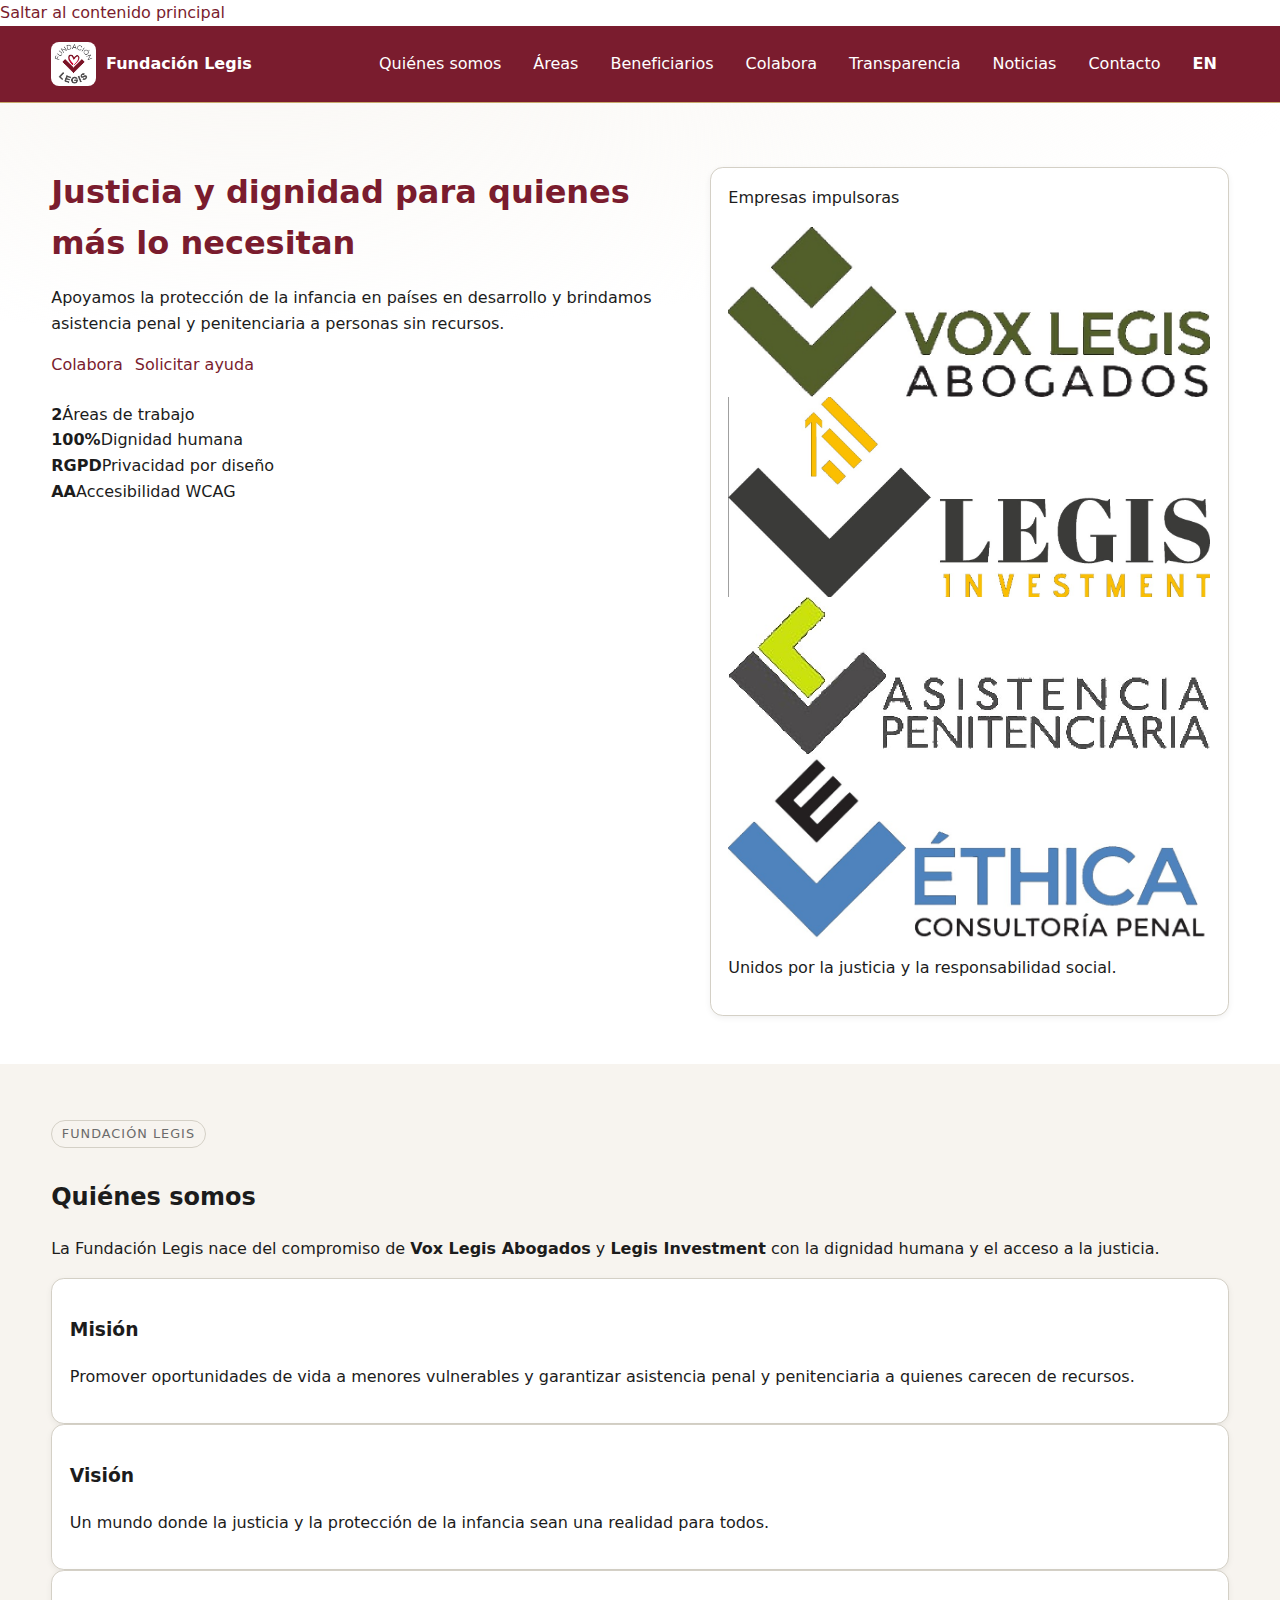
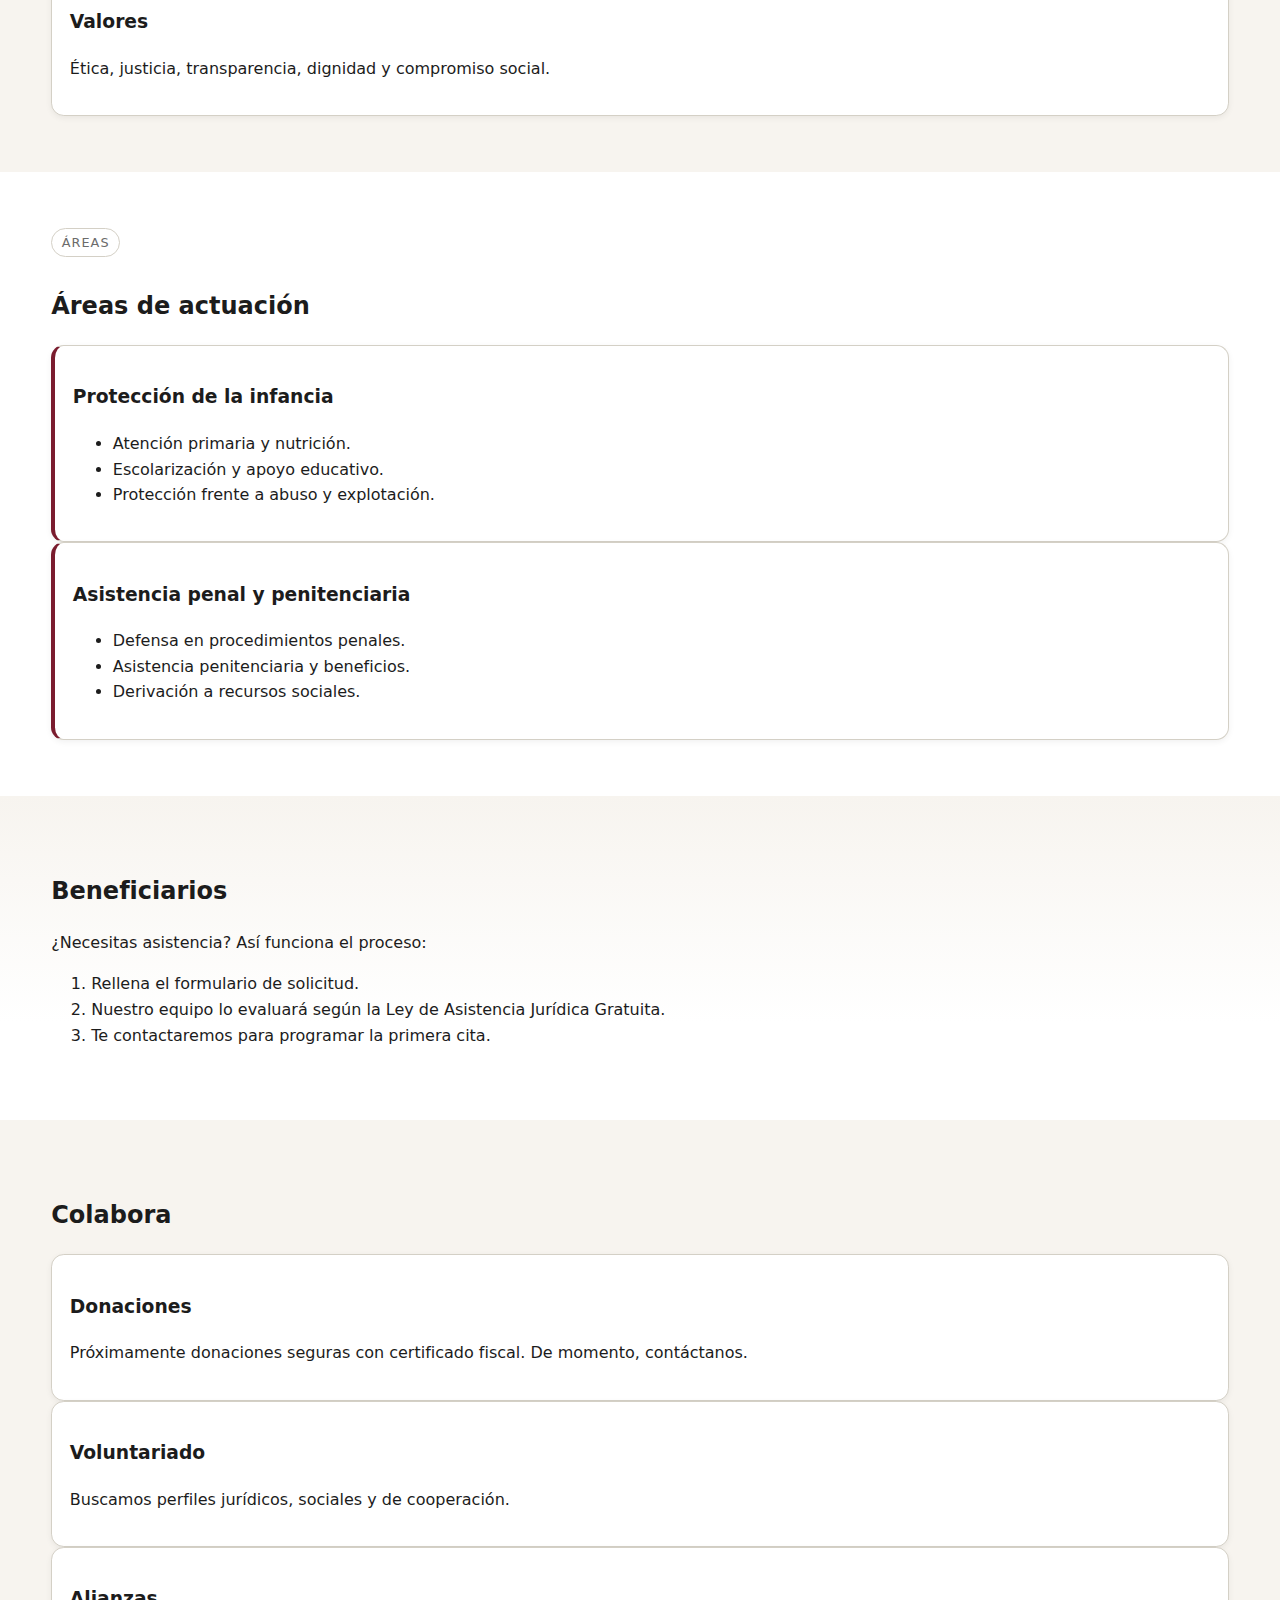
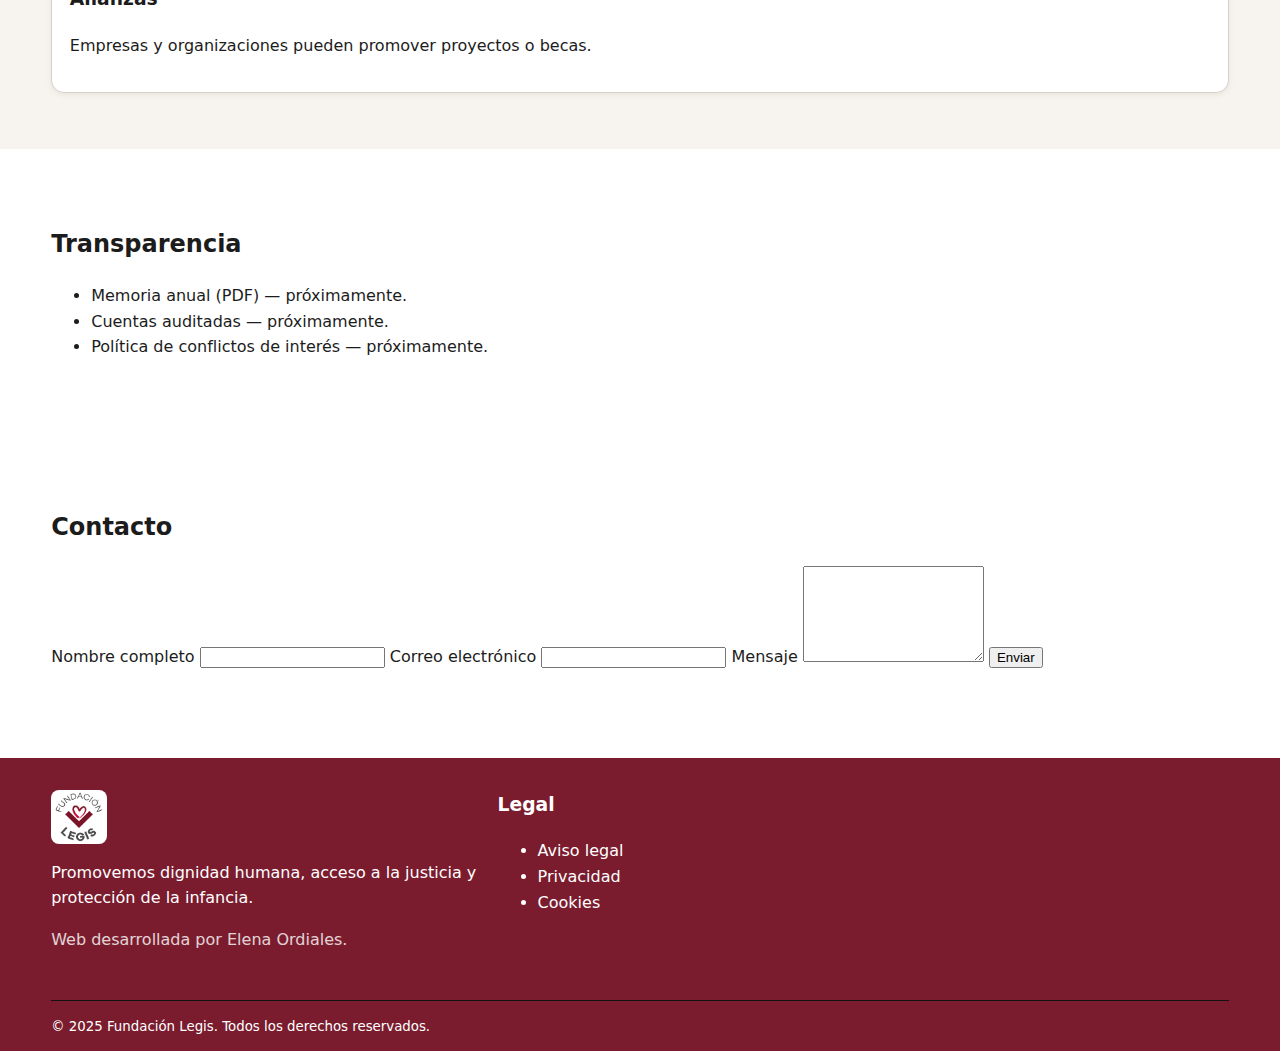
<file: index.html>
<!doctype html>
<html lang="es">
<head>
  <meta charset="utf-8" />
  <meta name="viewport" content="width=device-width,initial-scale=1" />
  <meta http-equiv="X-UA-Compatible" content="IE=edge" />
  <title>Fundación Legis — Justicia y dignidad para quienes más lo necesitan</title>

  <link rel="canonical" href="./" />
  <link rel="alternate" hreflang="en" href="en/" />
  <meta name="description" content="Fundación Legis promueve la asistencia a personas vulnerables en países en desarrollo y el acceso a la justicia penal y penitenciaria para quienes carecen de recursos." />
  <meta name="theme-color" content="#8F273B" />
  <meta name="author" content="Fundación Legis" />

  <meta property="og:type" content="website" />
  <meta property="og:title" content="Fundación Legis — Justicia y dignidad para quienes más lo necesitan" />
  <meta property="og:description" content="Fundación Legis promueve la asistencia a personas vulnerables en países en desarrollo y el acceso a la justicia penal y penitenciaria para quienes carecen de recursos." />
  <meta property="og:image" content="assets/img/logo-fundacion.jpg" />
  <meta property="og:locale" content="es_ES" />

  <meta name="twitter:card" content="summary_large_image" />
  <meta name="twitter:title" content="Fundación Legis — Justicia y dignidad para quienes más lo necesitan" />
  <meta name="twitter:description" content="Fundación Legis promueve la asistencia a personas vulnerables en países en desarrollo y el acceso a la justicia penal y penitenciaria para quienes carecen de recursos." />
  <meta name="twitter:image" content="assets/img/logo-fundacion.jpg" />

  <link rel="icon" href="favicon.ico" />
  <link rel="preload" as="image" href="assets/img/logo-fundacion.jpg" />
  <link rel="stylesheet" href="assets/css/styles.css" />
  <script src="assets/js/main.js" defer></script>
</head>
<body>
  <a href="#main" class="skip-link">Saltar al contenido principal</a>

  <header class="header" role="banner">
    <div class="container navbar">
      <a href="./" class="brand" aria-label="Inicio Fundación Legis">
        <img src="assets/img/logo-fundacion.jpg" alt="Logotipo Fundación Legis" />
        <span>Fundación Legis</span>
      </a>
      <button class="menu-btn" aria-label="Abrir menú" aria-controls="site-nav" aria-expanded="false">
        <span class="menu-icon" aria-hidden="true"></span>
        <span class="menu-text">Menú</span>
      </button>
      <nav id="site-nav" class="navlinks" role="navigation" aria-label="Navegación principal">
        <a href="#quienes-somos">Quiénes somos</a>
        <a href="#proyectos">Áreas</a>
        <a href="#beneficiarios">Beneficiarios</a>
        <a href="#colabora">Colabora</a>
        <a href="#transparencia">Transparencia</a>
        <a href="blog.html">Noticias</a>
        <a href="#contacto" class="cta">Contacto</a>
        <a class="lang-switch" href="./en/">EN</a>
      </nav>
    </div>
  </header>

  <section class="hero">
    <div class="container wrap">
      <div>
        <h1>Justicia y dignidad para quienes más lo necesitan</h1>
        <p>Apoyamos la protección de la infancia en países en desarrollo y brindamos asistencia penal y penitenciaria a personas sin recursos.</p>
        <div class="actions">
          <a class="cta" href="#colabora">Colabora</a>
          <a class="ghost" href="#contacto">Solicitar ayuda</a>
        </div>

        <div class="stats mt-3" aria-label="Cifras clave">
          <div class="stat"><strong>2</strong><span>Áreas de trabajo</span></div>
          <div class="stat"><strong>100%</strong><span>Dignidad humana</span></div>
          <div class="stat"><strong>RGPD</strong><span>Privacidad por diseño</span></div>
          <div class="stat"><strong>AA</strong><span>Accesibilidad WCAG</span></div>
        </div>
      </div>

      <aside class="card shadow" aria-label="Empresas impulsoras">
        <p class="mt-0"><span class="badge">Empresas impulsoras</span></p>
        <div class="grid-2 partners">
          <a href="https://voxlegis.es/" target="_blank" rel="noopener">
            <img src="assets/img/logo-voxlegis.jpg" alt="Vox Legis Abogados (abre en nueva ventana)" />
          </a>
          <a href="https://legisinvestment.com/" target="_blank" rel="noopener">
            <img src="assets/img/logo-legisinvestment.jpg" alt="Legis Investment (abre en nueva ventana)" />
          </a>
          <img src="assets/img/logo-asistenciapenitenciaria.jpg" alt="Asistencia Penitenciaria" />
          <img src="assets/img/logo-ethica.jpg" alt="Éthica Consultoría Penal" />
        </div>
        <p class="mt-2 note">Unidos por la justicia y la responsabilidad social.</p>
      </aside>
    </div>
  </section>

  <main id="main" tabindex="-1">
    <section id="quienes-somos" class="section section--alt">
      <div class="container">
        <span class="eyebrow">Fundación Legis</span>
        <h2>Quiénes somos</h2>
        <p class="lead">La Fundación Legis nace del compromiso de <strong>Vox Legis Abogados</strong> y <strong>Legis Investment</strong> con la dignidad humana y el acceso a la justicia.</p>
        <div class="grid-3">
          <article class="card"><h3>Misión</h3><p>Promover oportunidades de vida a menores vulnerables y garantizar asistencia penal y penitenciaria a quienes carecen de recursos.</p></article>
          <article class="card"><h3>Visión</h3><p>Un mundo donde la justicia y la protección de la infancia sean una realidad para todos.</p></article>
          <article class="card"><h3>Valores</h3><p>Ética, justicia, transparencia, dignidad y compromiso social.</p></article>
        </div>
      </div>
    </section>

    <section id="proyectos" class="section section--divider">
      <div class="container">
        <span class="eyebrow">Áreas</span>
        <h2>Áreas de actuación</h2>
        <div class="grid-2">
          <article class="card card--accent">
            <h3>Protección de la infancia</h3>
            <ul class="check">
              <li>Atención primaria y nutrición.</li>
              <li>Escolarización y apoyo educativo.</li>
              <li>Protección frente a abuso y explotación.</li>
            </ul>
          </article>
          <article class="card card--accent">
            <h3>Asistencia penal y penitenciaria</h3>
            <ul class="check">
              <li>Defensa en procedimientos penales.</li>
              <li>Asistencia penitenciaria y beneficios.</li>
              <li>Derivación a recursos sociales.</li>
            </ul>
          </article>
        </div>
      </div>
    </section>

    <section id="beneficiarios" class="section section--brand">
      <div class="container">
        <h2>Beneficiarios</h2>
        <p class="lead">¿Necesitas asistencia? Así funciona el proceso:</p>
        <ol class="steps">
          <li>Rellena el formulario de solicitud.</li>
          <li>Nuestro equipo lo evaluará según la Ley de Asistencia Jurídica Gratuita.</li>
          <li>Te contactaremos para programar la primera cita.</li>
        </ol>
      </div>
    </section>

    <section id="colabora" class="section section--alt">
      <div class="container">
        <h2>Colabora</h2>
        <div class="grid-3">
          <article class="card"><h3>Donaciones</h3><p>Próximamente donaciones seguras con certificado fiscal. De momento, contáctanos.</p></article>
          <article class="card"><h3>Voluntariado</h3><p>Buscamos perfiles jurídicos, sociales y de cooperación.</p></article>
          <article class="card"><h3>Alianzas</h3><p>Empresas y organizaciones pueden promover proyectos o becas.</p></article>
        </div>
      </div>
    </section>

    <section id="transparencia" class="section section--divider">
      <div class="container">
        <h2>Transparencia</h2>
        <ul>
          <li>Memoria anual (PDF) — próximamente.</li>
          <li>Cuentas auditadas — próximamente.</li>
          <li>Política de conflictos de interés — próximamente.</li>
        </ul>
      </div>
    </section>

    <section id="contacto" class="section">
      <div class="container">
        <h2>Contacto</h2>
        <form action="mailto:info@fundacionlegis.org" method="post" enctype="text/plain">
          <label for="nombre">Nombre completo</label>
          <input id="nombre" name="nombre" type="text" required />
          <label for="email">Correo electrónico</label>
          <input id="email" name="email" type="email" required />
          <label for="mensaje">Mensaje</label>
          <textarea id="mensaje" name="mensaje" rows="6" required></textarea>
          <button type="submit">Enviar</button>
        </form>
      </div>
    </section>
  </main>

  <footer role="contentinfo">
    <div class="container inner">
      <section>
        <img src="assets/img/logo-fundacion.jpg" alt="Fundación Legis logo" style="height:54px;border-radius:.5rem" />
        <p class="note mt-2">Promovemos dignidad humana, acceso a la justicia y protección de la infancia.</p>
        <p class="credit">Web desarrollada por Elena Ordiales.</p>
      </section>
      <nav aria-label="Enlaces legales">
        <h3 class="mt-0">Legal</h3>
        <ul>
          <li><a href="legal.html">Aviso legal</a></li>
          <li><a href="privacy.html">Privacidad</a></li>
          <li><a href="cookies.html">Cookies</a></li>
        </ul>
      </nav>
    </div>
    <div class="container" style="padding:.75rem 0; border-top:1px solid #111;">
      <small>© 2025 Fundación Legis. Todos los derechos reservados.</small>
    </div>
  </footer>
</body>
</html>
</file>
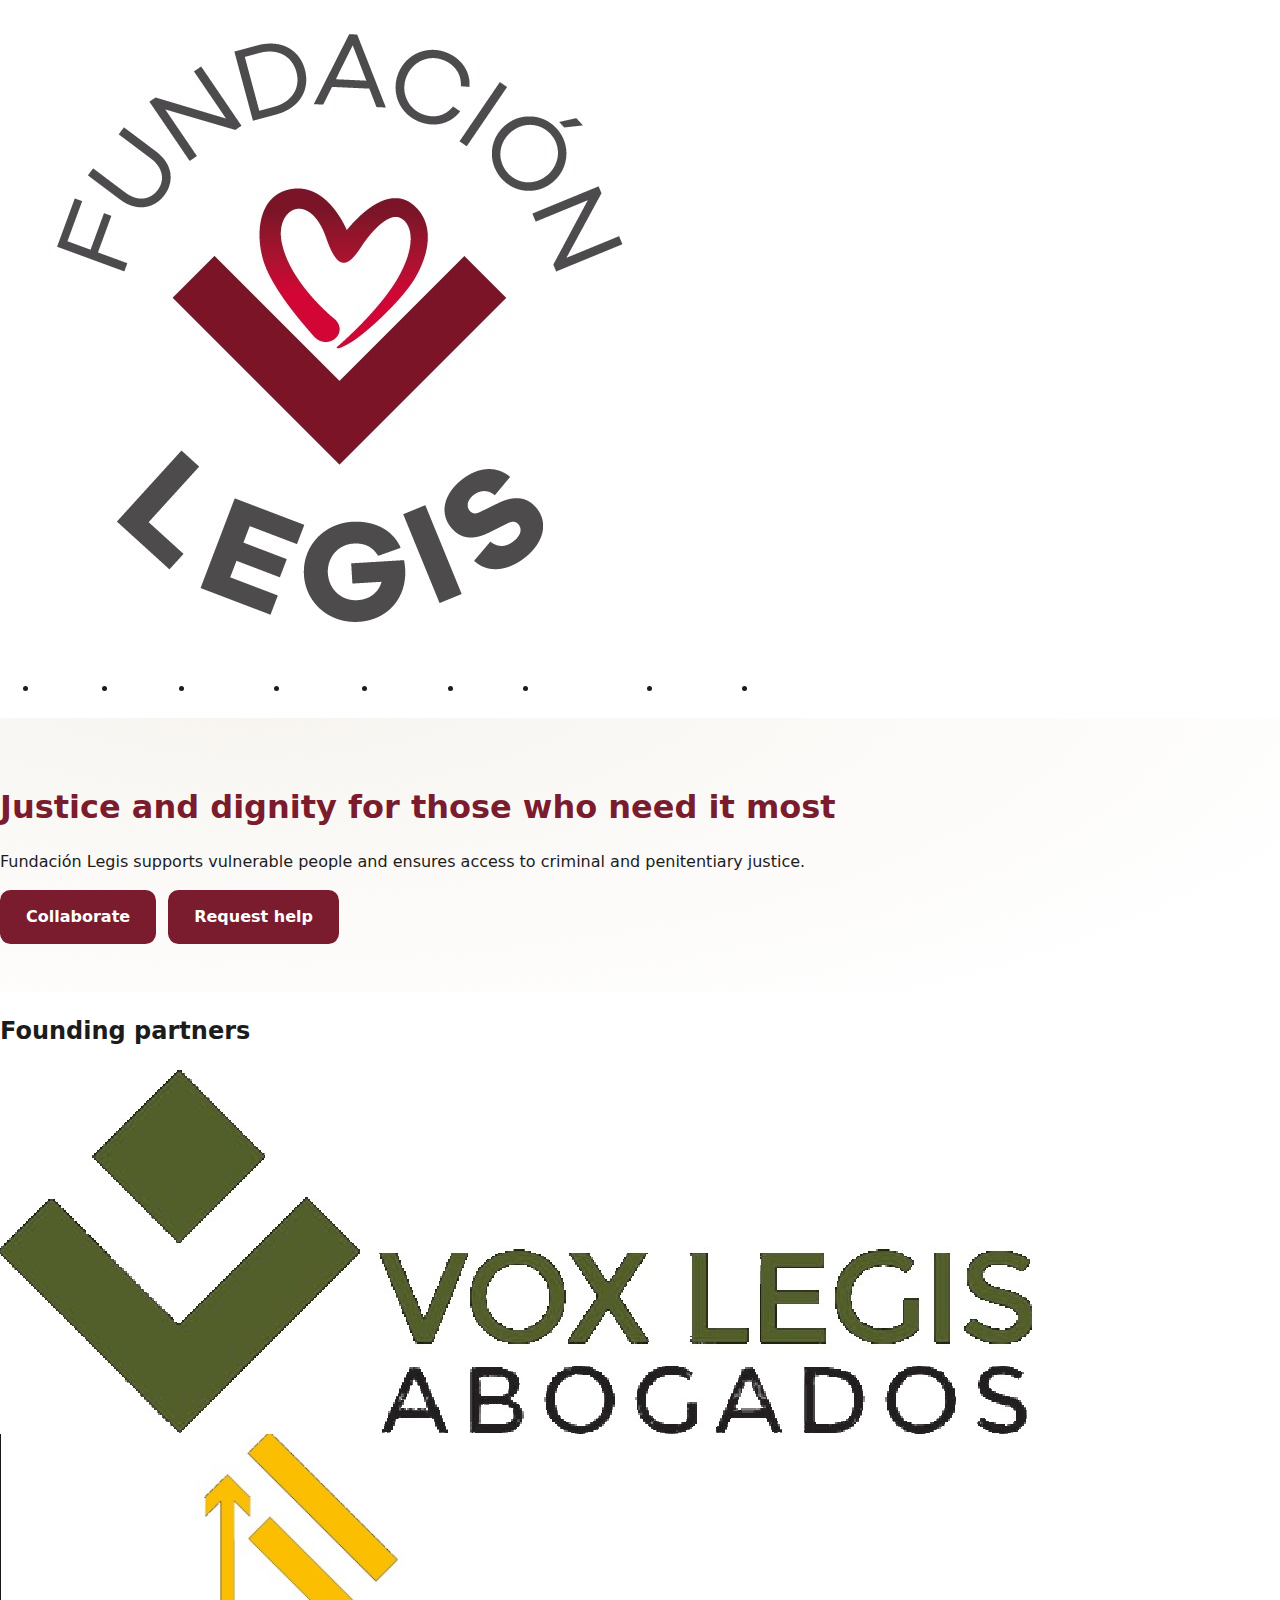
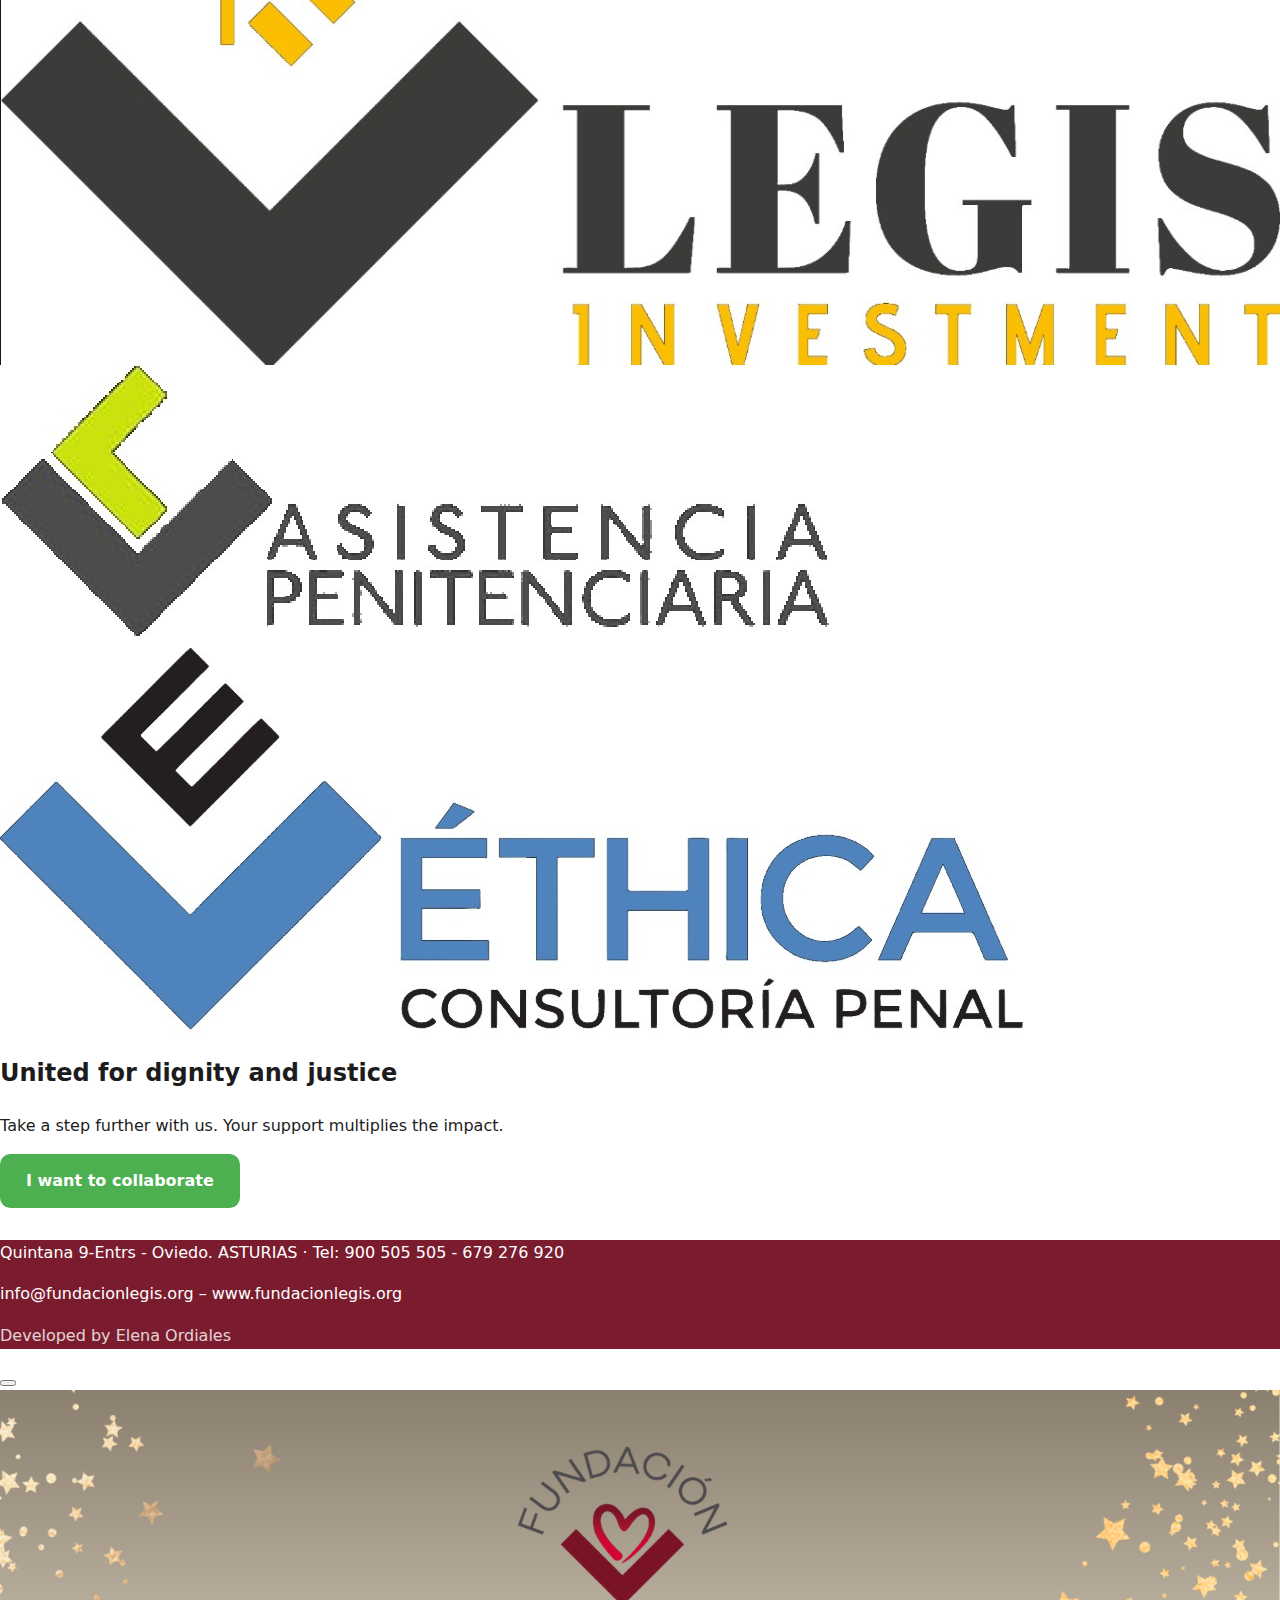
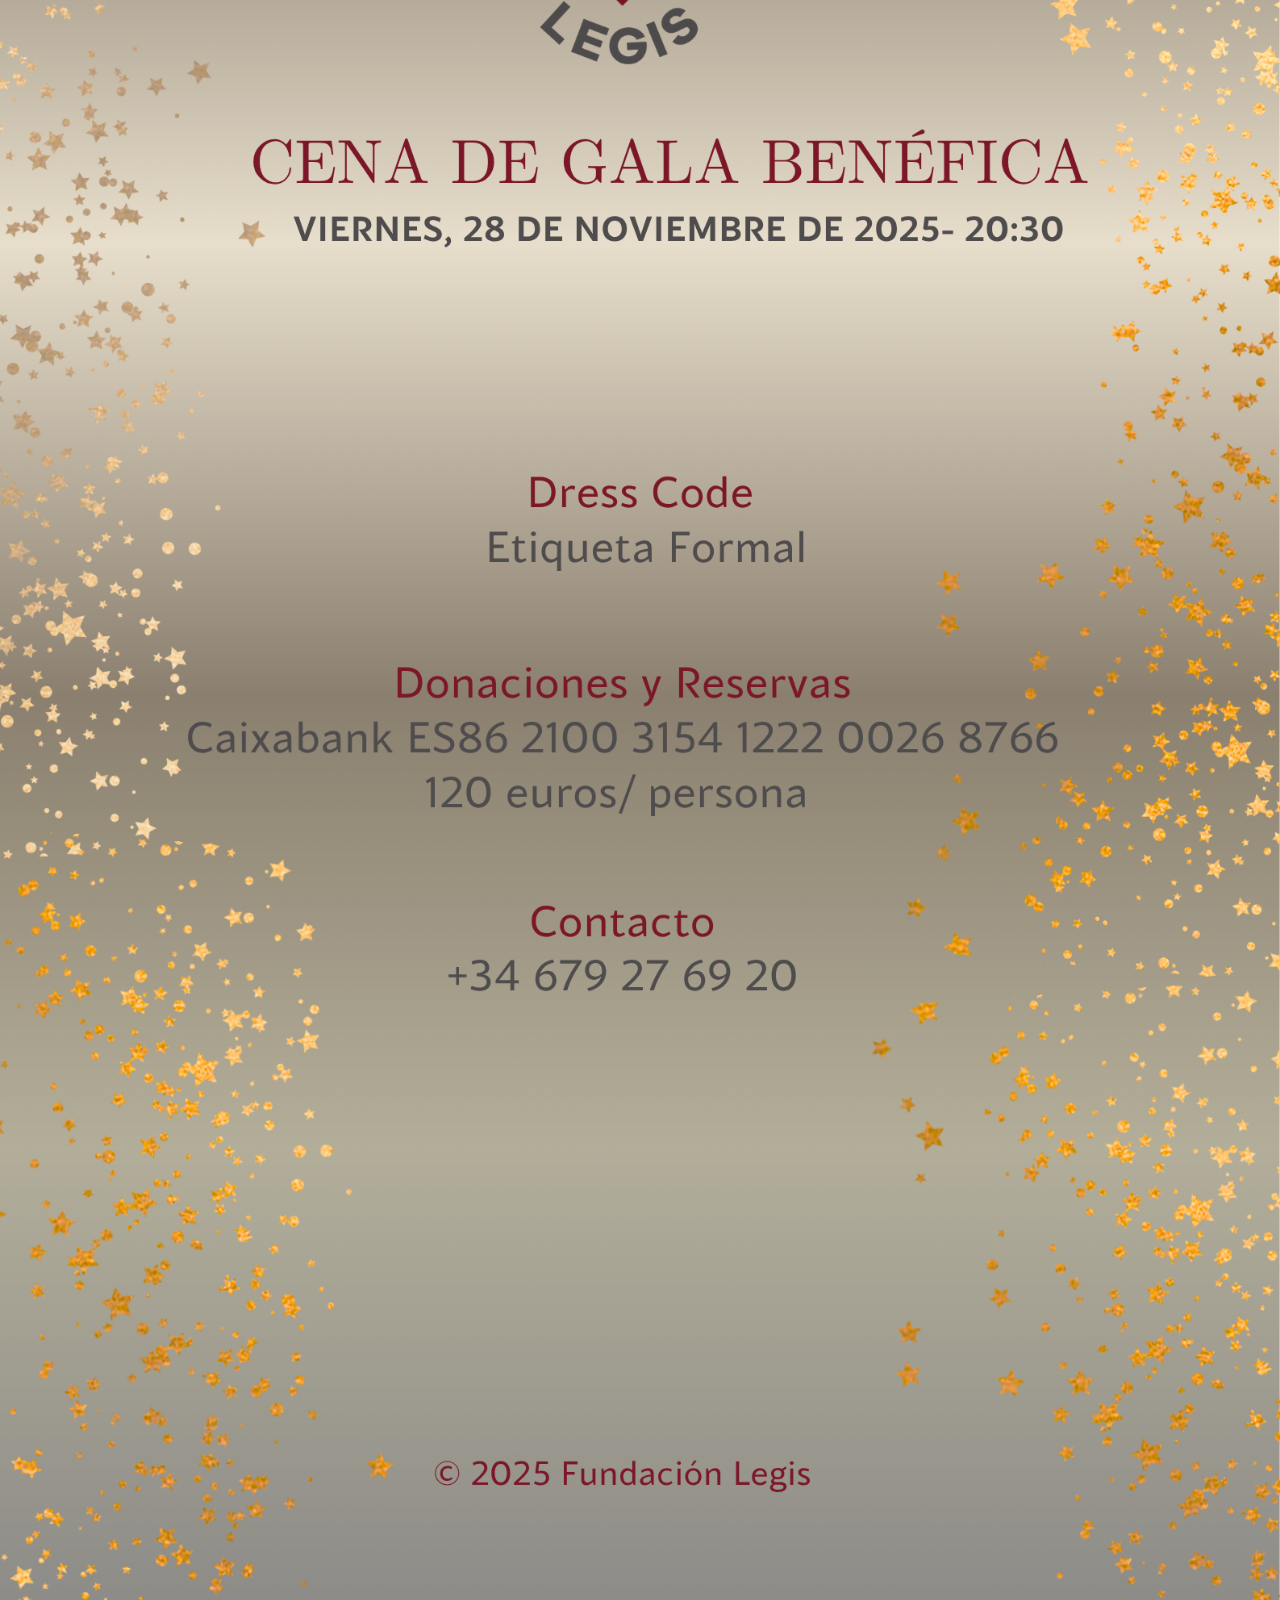
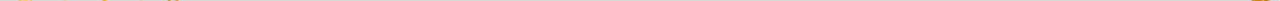
<file: en/index.html>
<!doctype html>
<html lang="en">
<head>
  <meta charset="utf-8" />
  <meta name="viewport" content="width=device-width,initial-scale=1" />
  <title>Fundación Legis — Justice and dignity for those who need it most</title>
  <link rel="icon" href="../favicon.ico" />
  <link rel="stylesheet" href="../assets/css/styles.css" />
</head>
<body>

<header>
  <nav>
    <a href="index.html" class="logo"><img src="../assets/img/logo-fundacion.jpg" alt="Fundación Legis"></a>
    <button class="menu-btn" aria-expanded="false" aria-controls="menu">☰</button>
    <ul class="navlinks" id="menu">
      <li><a href="index.html" class="active">Home</a></li>
      <li><a href="areas.html">Areas</a></li>
      <li><a href="projects.html">Projects</a></li>
      <li><a href="stories.html">Stories</a></li>
      <li><a href="events.html">Events</a></li>
      <li><a href="news.html">News</a></li>
      <li><a href="collaborate.html">Collaborate</a></li>
      <li><a href="contact.html">Contact</a></li>
      <li><a href="../index.html">ES</a></li>
    </ul>
  </nav>
</header>

<section class="hero">
  <h1>Justice and dignity for those who need it most</h1>
  <p>Fundación Legis supports vulnerable people and ensures access to criminal and penitentiary justice.</p>
  <div class="actions">
    <a class="btn" href="collaborate.html">Collaborate</a>
    <a class="btn" href="contact.html">Request help</a>
  </div>
</section>

<section class="partners">
  <h2>Founding partners</h2>
  <div class="partners-grid">
    <a class="partner-tile" href="https://voxlegis.es/" target="_blank" rel="noopener">
      <img src="../assets/img/logo-voxlegis.jpg" alt="Vox Legis Abogados" />
    </a>
    <a class="partner-tile" href="https://legisinvestment.com/" target="_blank" rel="noopener">
      <img src="../assets/img/logo-legisinvestment.jpg" alt="Legis Investment" />
    </a>
    <div class="partner-tile">
      <img src="../assets/img/logo-asistenciapenitenciaria.jpg" alt="Asistencia Penitenciaria" />
    </div>
    <div class="partner-tile">
      <img src="../assets/img/logo-ethica.jpg" alt="Éthica Consultoría Penal" />
    </div>
  </div>
</section>

<section class="color-block">
  <h2>United for dignity and justice</h2>
  <p>Take a step further with us. Your support multiplies the impact.</p>
  <a href="collaborate.html" class="btn-green">I want to collaborate</a>
</section>

<footer>
  <p>Quintana 9-Entrs - Oviedo. ASTURIAS · Tel: 900 505 505 - 679 276 920</p>
  <p><a href="mailto:info@fundacionlegis.org">info@fundacionlegis.org</a> – <a href="http://www.fundacionlegis.org">www.fundacionlegis.org</a></p>
  <p class="credit">Developed by Elena Ordiales</p>
</footer>

<!-- Popup inauguration -->
<div id="popup-inauguracion" class="popup">
  <div class="popup-content">
    <button id="close-popup" class="popup-close"></button>
    <img src="../assets/img/evento-inauguracion.png" alt="Inauguration poster Fundación Legis" />
  </div>
</div>

<script src="../assets/js/main.js"></script>
</body>
</html>
</file>
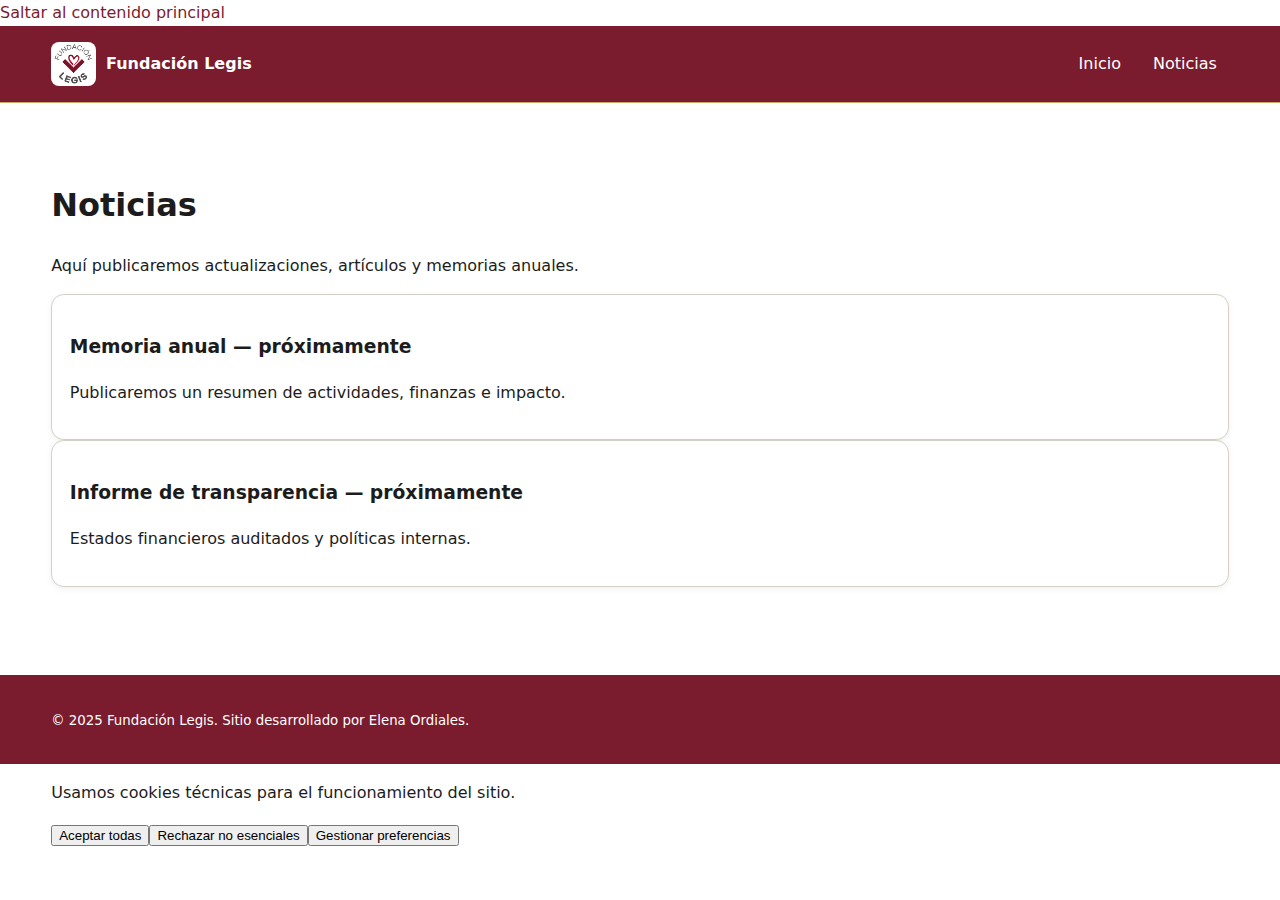
<file: blog.html>
<!doctype html>
<html lang="es">
<head>

<meta charset="utf-8" />
<meta name="viewport" content="width=device-width,initial-scale=1" />
<title>Noticias — Fundación Legis</title>
<link rel="canonical" href="/blog.html" />
<link rel="alternate" hreflang="en" href="/en/news.html" />
<meta name="description" content="Actualidad, publicaciones y memorias de la Fundación Legis." />
<meta name="theme-color" content="#8F273B" />
<meta property="og:type" content="website" />
<meta property="og:title" content="Noticias — Fundación Legis" />
<meta property="og:description" content="Actualidad, publicaciones y memorias de la Fundación Legis." />
<meta property="og:image" content="assets/img/logo-fundacion.jpg" />
<meta property="og:locale" content="es_ES" />
<link rel="icon" href="favicon.ico" />
<link rel="stylesheet" href="assets/css/styles.css" />
<script type="application/ld+json">{"@context": "https://schema.org", "@type": "NGO", "name": "Fundación Legis", "url": "https://www.fundacionlegis.org/"}</script>

</head>
<body>
<a href="#main" class="skip-link">Saltar al contenido principal</a>
<header class="header">
  <div class="container navbar">
    <a href="index.html" class="brand"><img src="assets/img/logo-fundacion.jpg" alt="" /><span>Fundación Legis</span></a>
    <nav class="navlinks"><a href="index.html">Inicio</a><a href="#posts">Noticias</a></nav>
  </div>
</header>
<main id="main" class="section container">
  <h1>Noticias</h1>
  <p class="lead">Aquí publicaremos actualizaciones, artículos y memorias anuales.</p>
  <section id="posts" class="grid-2">
    <article class="card"><h3>Memoria anual — próximamente</h3><p>Publicaremos un resumen de actividades, finanzas e impacto.</p></article>
    <article class="card"><h3>Informe de transparencia — próximamente</h3><p>Estados financieros auditados y políticas internas.</p></article>
  </section>
</main>

<footer role="contentinfo">
  <div class="container" style="padding: 2rem 0;">
    <small>© 2025 Fundación Legis. Sitio desarrollado por Elena Ordiales.</small>
  </div>
</footer>

<div id="cookie-banner" class="cookie-banner" role="dialog" aria-live="polite"><div class="container"><p>Usamos cookies técnicas para el funcionamiento del sitio.</p><div class="cookie-actions"><button id="accept-all">Aceptar todas</button><button id="reject-all" class="reject">Rechazar no esenciales</button><button id="open-prefs" class="prefs">Gestionar preferencias</button></div></div></div>
<dialog id="cookie-prefs" class="dialog"><form id="cookie-form" method="dialog" class="container"><h3 class="mt-0">Preferencias de cookies</h3><div class="card"><label><input type="checkbox" checked disabled /> Necesarias</label></div><div class="card"><label><input id="consent-analytics" type="checkbox" /> Analíticas</label></div><div class="cookie-actions"><button type="submit">Guardar</button><button type="button" id="close-prefs" class="ghost">Cerrar</button></div></form></dialog>
<script src="assets/js/main.js" defer></script>
</body>
</html>
</file>
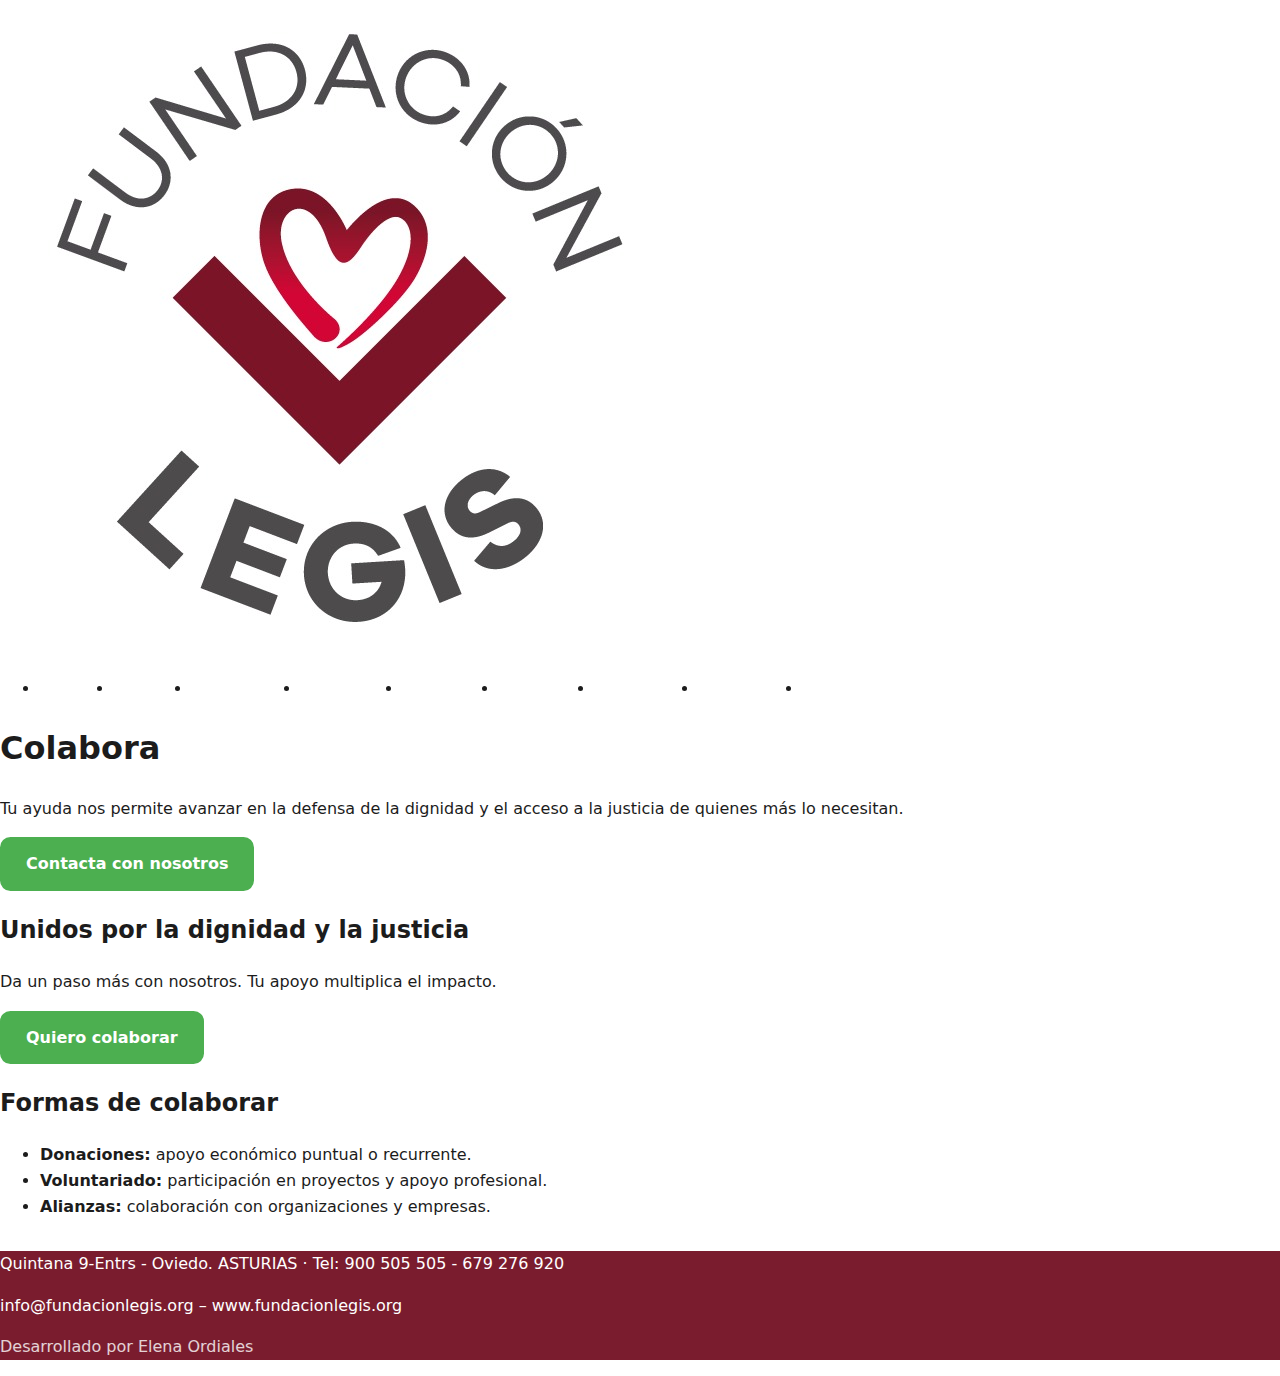
<file: colabora.html>
<!doctype html>
<html lang="es">
<head>
  <meta charset="utf-8" />
  <meta name="viewport" content="width=device-width,initial-scale=1" />
  <title>Colabora — Fundación Legis</title>
  <link rel="icon" href="favicon.ico" />
  <link rel="stylesheet" href="assets/css/styles.css" />
</head>
<body>

<header>
  <nav>
    <a href="index.html" class="logo"><img src="assets/img/logo-fundacion.jpg" alt="Fundación Legis"></a>
    <button class="menu-btn" aria-expanded="false" aria-controls="menu">☰</button>
    <ul class="navlinks" id="menu">
      <li><a href="index.html">Inicio</a></li>
      <li><a href="areas.html">Áreas</a></li>
      <li><a href="proyectos.html">Proyectos</a></li>
      <li><a href="historias.html">Historias</a></li>
      <li><a href="eventos.html">Eventos</a></li>
      <li><a href="noticias.html">Noticias</a></li>
      <li><a href="colabora.html" class="active">Colabora</a></li>
      <li><a href="contacto.html">Contacto</a></li>
      <li><a href="en/colabora.html">EN</a></li>
    </ul>
  </nav>
</header>

<main>
  <section class="intro">
    <h1>Colabora</h1>
    <p>Tu ayuda nos permite avanzar en la defensa de la dignidad y el acceso a la justicia de quienes más lo necesitan.</p>
    <a href="contacto.html" class="btn-green">Contacta con nosotros</a>
  </section>

  <section class="color-block">
    <h2>Unidos por la dignidad y la justicia</h2>
    <p>Da un paso más con nosotros. Tu apoyo multiplica el impacto.</p>
    <a href="contacto.html" class="btn-green">Quiero colaborar</a>
  </section>

  <section class="ways">
    <h2>Formas de colaborar</h2>
    <ul>
      <li><strong>Donaciones:</strong> apoyo económico puntual o recurrente.</li>
      <li><strong>Voluntariado:</strong> participación en proyectos y apoyo profesional.</li>
      <li><strong>Alianzas:</strong> colaboración con organizaciones y empresas.</li>
    </ul>
  </section>
</main>

<footer>
  <p>Quintana 9-Entrs - Oviedo. ASTURIAS · Tel: 900 505 505 - 679 276 920</p>
  <p><a href="mailto:info@fundacionlegis.org">info@fundacionlegis.org</a> – <a href="http://www.fundacionlegis.org">www.fundacionlegis.org</a></p>
  <p class="credit">Desarrollado por Elena Ordiales</p>
</footer>

<script src="assets/js/main.js"></script>
</body>
</html>
</file>
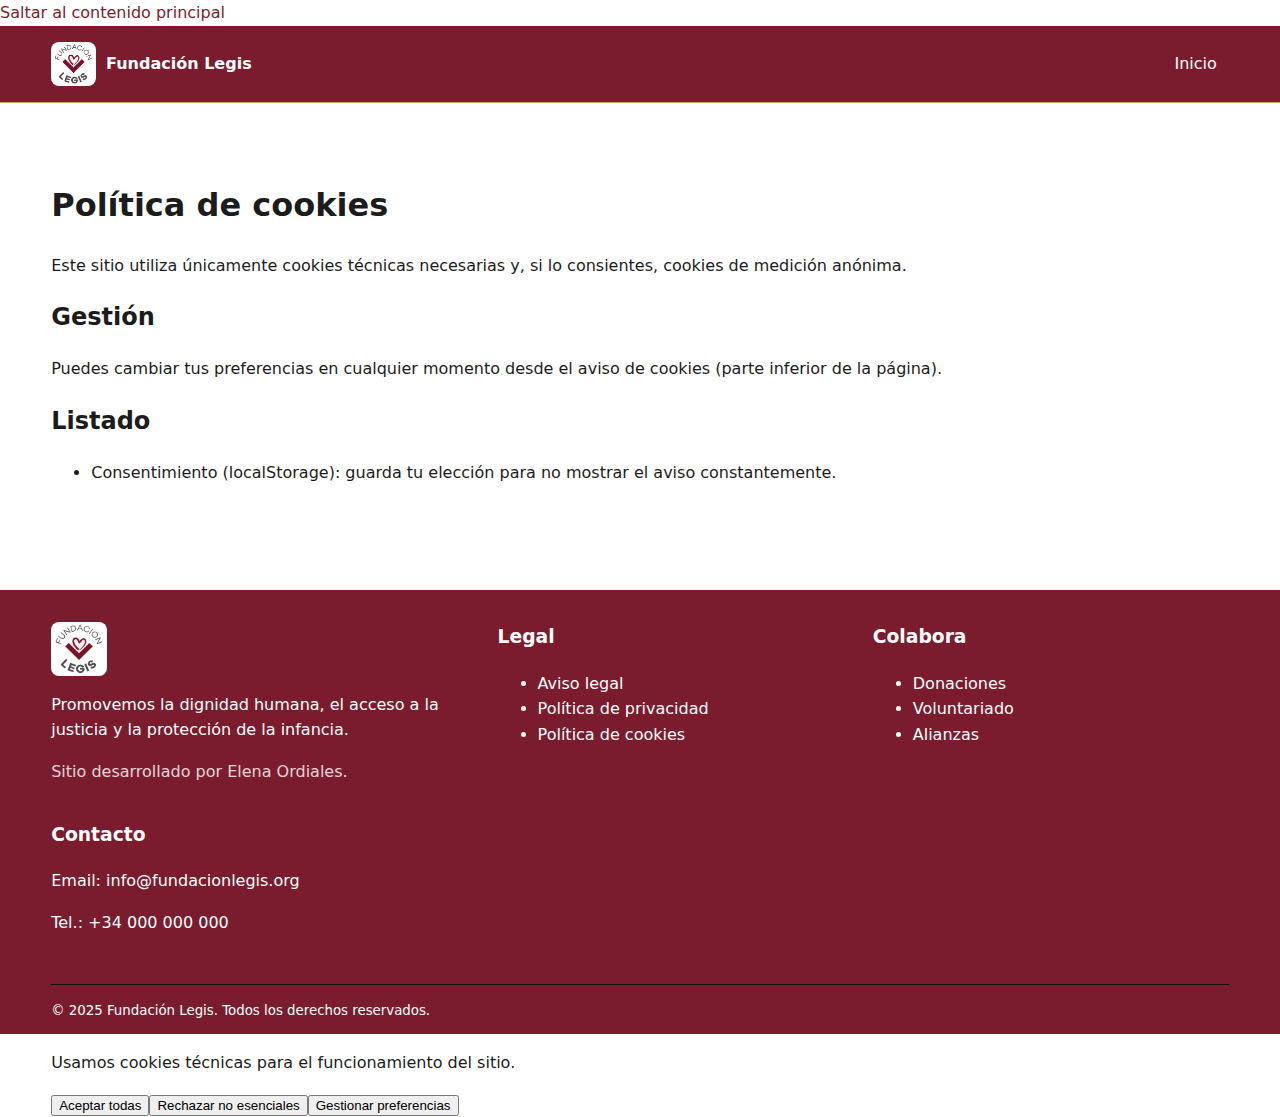
<file: cookies.html>
<!doctype html>
<html lang="es">
<head>

<meta charset="utf-8" />
<meta name="viewport" content="width=device-width,initial-scale=1" />
<meta http-equiv="X-UA-Compatible" content="IE=edge" />
<title>Política de cookies — Fundación Legis</title>
<link rel="canonical" href="/cookies.html" />
<link rel="alternate" hreflang="en" href="en/index.html" />
<meta name="description" content="Política de cookies del sitio web de Fundación Legis." />
<meta name="theme-color" content="#8F273B" />
<meta name="generator" content="ChatGPT (GPT-5 Thinking)" />
<meta name="author" content="Fundación Legis" />

<!-- Open Graph -->
<meta property="og:type" content="website" />
<meta property="og:title" content="Política de cookies — Fundación Legis" />
<meta property="og:description" content="Política de cookies del sitio web de Fundación Legis." />
<meta property="og:image" content="assets/img/logo-fundacion.jpg" />
<meta property="og:locale" content="es_ES" />

<!-- Twitter -->
<meta name="twitter:card" content="summary_large_image" />
<meta name="twitter:title" content="Política de cookies — Fundación Legis" />
<meta name="twitter:description" content="Política de cookies del sitio web de Fundación Legis." />
<meta name="twitter:image" content="assets/img/logo-fundacion.jpg" />

<link rel="icon" href="favicon.ico" />
<link rel="preload" as="image" href="assets/img/logo-fundacion.jpg" />
<link rel="stylesheet" href="assets/css/styles.css" />
<script type="application/ld+json">{"@context": "https://schema.org", "@type": "NGO", "name": "Fundación Legis", "url": "https://www.fundacionlegis.org/", "logo": "https://www.fundacionlegis.org/assets/img/logo-fundacion.jpg", "sameAs": ["https://voxlegis.es/", "https://legisinvestment.com/"], "foundingDate": "2024", "founder": [{"@type": "Organization", "name": "Vox Legis Abogados"}, {"@type": "Organization", "name": "Legis Investment"}], "areaServed": ["ES", "EU", "International"], "email": "info@fundacionlegis.org", "description": "Política de cookies del sitio web de Fundación Legis."}</script>

</head>
<body>
<a href="#main" class="skip-link">Saltar al contenido principal</a>
<header class="header" role="banner">
  <div class="container navbar">
    <a href="index.html" class="brand"><img src="assets/img/logo-fundacion.jpg" alt="" /><span>Fundación Legis</span></a>
    <nav class="navlinks"><a href="index.html">Inicio</a></nav>
  </div>
</header>
<main id="main" class="container section">
  <h1>Política de cookies</h1>
  <p>Este sitio utiliza únicamente cookies técnicas necesarias y, si lo consientes, cookies de medición anónima.</p>
  <h2>Gestión</h2>
  <p>Puedes cambiar tus preferencias en cualquier momento desde el aviso de cookies (parte inferior de la página).</p>
  <h2>Listado</h2>
  <ul>
    <li>Consentimiento (localStorage): guarda tu elección para no mostrar el aviso constantemente.</li>
  </ul>
</main>

<footer role="contentinfo">
  <div class="container inner">
    <section>
      <img src="assets/img/logo-fundacion.jpg" alt="Logo de Fundación Legis" style="height:54px;border-radius:.5rem" />
      <p class="note mt-2">Promovemos la dignidad humana, el acceso a la justicia y la protección de la infancia.</p>
      <p class="credit">Sitio desarrollado por Elena Ordiales.</p>
    </section>
    <nav aria-label="Enlaces legales">
      <h3 class="mt-0">Legal</h3>
      <ul>
        <li><a href="legal.html">Aviso legal</a></li>
        <li><a href="privacy.html">Política de privacidad</a></li>
        <li><a href="cookies.html">Política de cookies</a></li>
      </ul>
    </nav>
    <nav aria-label="Colabora">
      <h3 class="mt-0">Colabora</h3>
      <ul>
        <li><a href="#colabora">Donaciones</a></li>
        <li><a href="#voluntariado">Voluntariado</a></li>
        <li><a href="#alianzas">Alianzas</a></li>
      </ul>
    </nav>
    <section aria-label="Contacto">
      <h3 class="mt-0">Contacto</h3>
      <p class="mb-0">Email: <a href="mailto:info@fundacionlegis.org">info@fundacionlegis.org</a></p>
      <p>Tel.: +34 000 000 000</p>
    </section>
  </div>
  <div class="container" style="padding:.75rem 0; border-top:1px solid #111;">
    <small>© 2025 Fundación Legis. Todos los derechos reservados.</small>
  </div>
</footer>

<div id="cookie-banner" class="cookie-banner" role="dialog" aria-live="polite"><div class="container"><p>Usamos cookies técnicas para el funcionamiento del sitio.</p><div class="cookie-actions"><button id="accept-all">Aceptar todas</button><button id="reject-all" class="reject">Rechazar no esenciales</button><button id="open-prefs" class="prefs">Gestionar preferencias</button></div></div></div>
<dialog id="cookie-prefs" class="dialog"><form id="cookie-form" method="dialog" class="container"><h3 class="mt-0">Preferencias de cookies</h3><div class="card"><label><input type="checkbox" checked disabled /> Necesarias</label></div><div class="card"><label><input id="consent-analytics" type="checkbox" /> Analíticas</label></div><div class="cookie-actions"><button type="submit">Guardar</button><button type="button" id="close-prefs" class="ghost">Cerrar</button></div></form></dialog>
<script src="assets/js/main.js" defer></script>
</body>
</html>
</file>
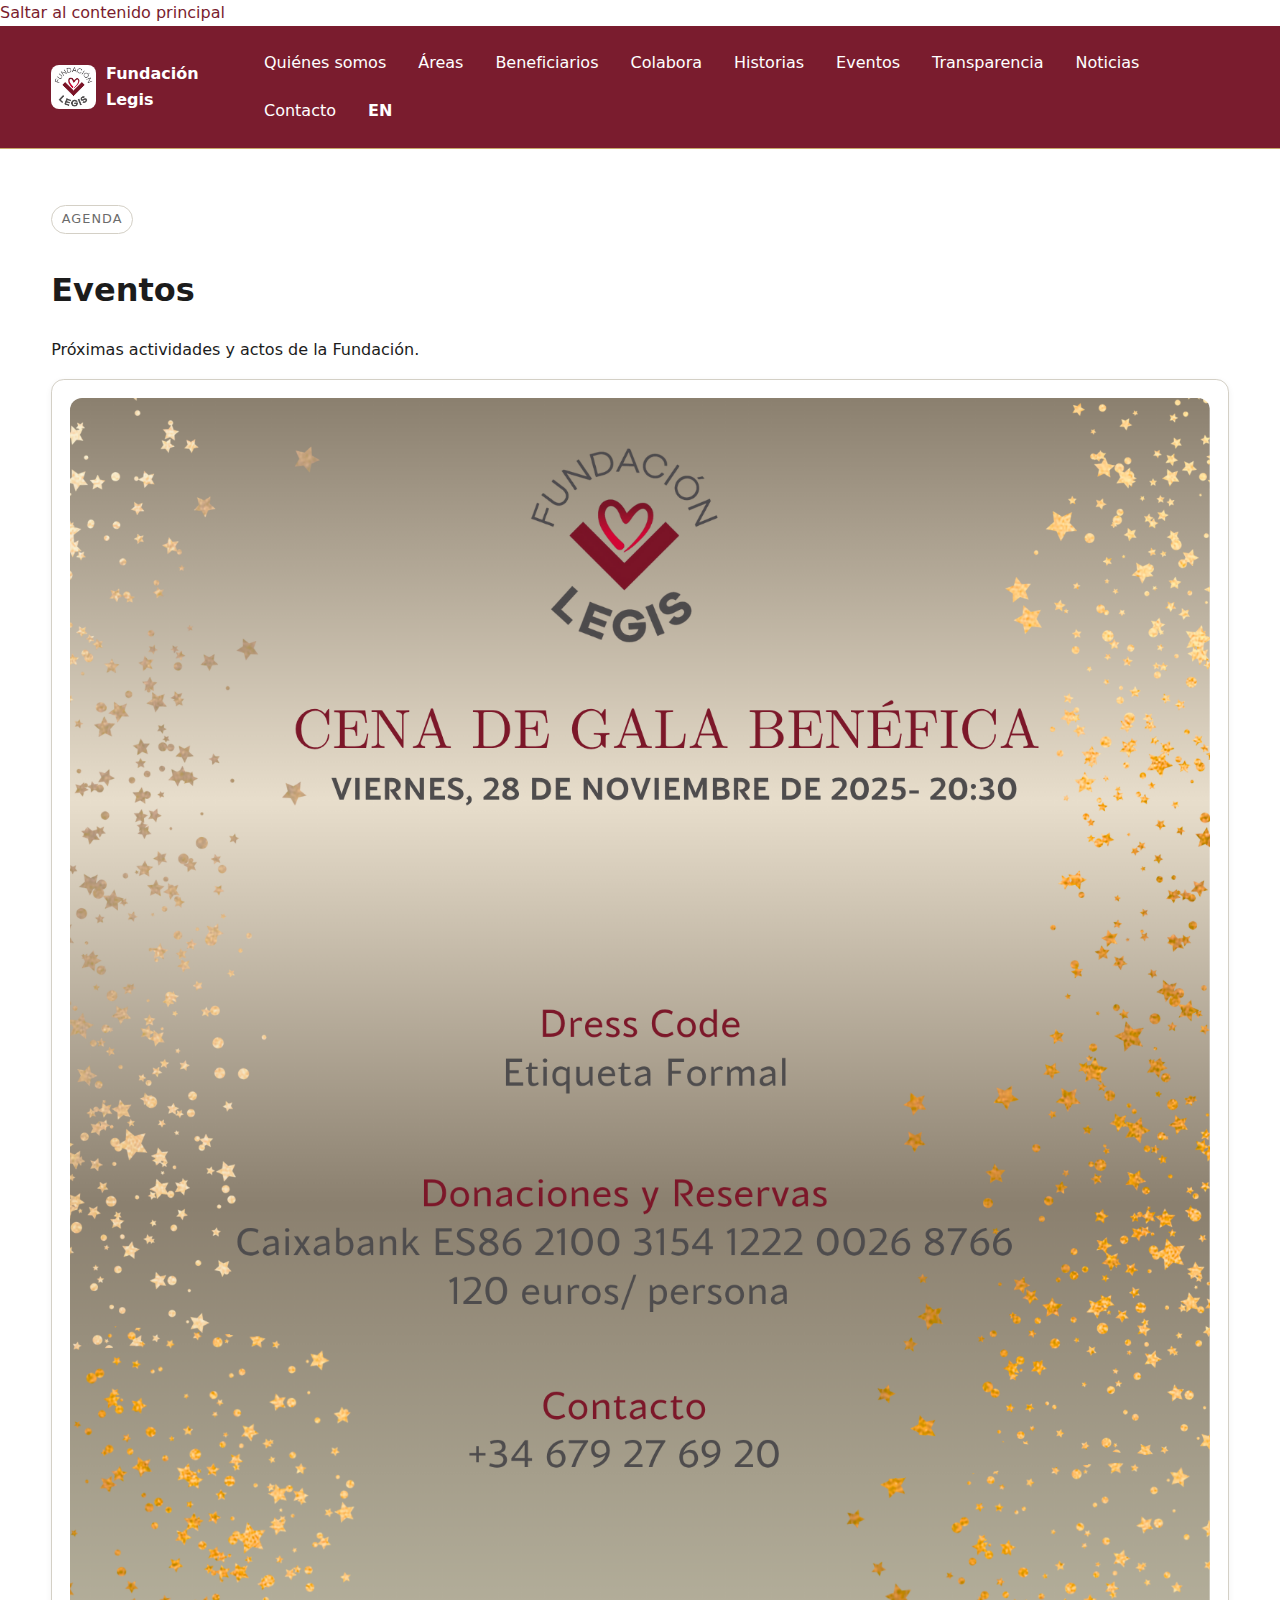
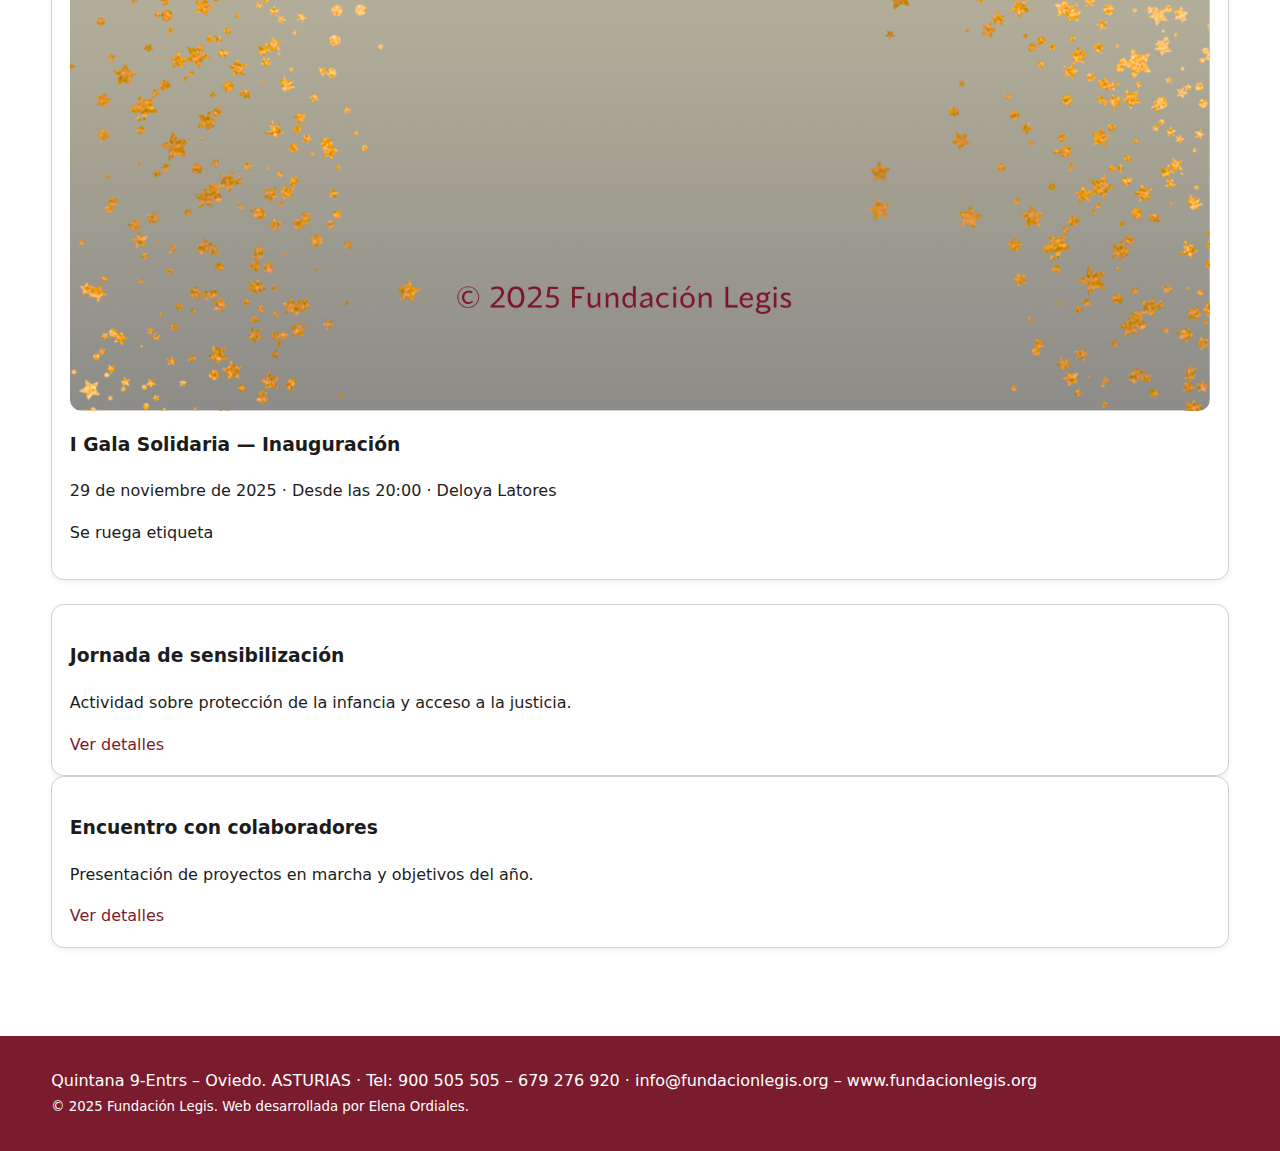
<file: eventos.html>
<!doctype html>
<html lang="es">
<head>
  <meta charset="utf-8" />
  <meta name="viewport" content="width=device-width,initial-scale=1" />
  <meta http-equiv="X-UA-Compatible" content="IE=edge" />
  <title>Eventos — Fundación Legis</title>

  <link rel="canonical" href="./eventos.html" />
  <meta name="description" content="Próximos eventos y actividades de la Fundación Legis." />
  <meta name="theme-color" content="#8F273B" />

  <link rel="icon" href="favicon.ico" />
  <link rel="stylesheet" href="assets/css/styles.css" />
  <script src="assets/js/main.js" defer></script>
</head>
<body>
  <a href="#main" class="skip-link">Saltar al contenido principal</a>

  <header class="header">
    <div class="container navbar">
      <a href="./" class="brand"><img src="assets/img/logo-fundacion.jpg" alt="" /><span>Fundación Legis</span></a>
      <button class="menu-btn" aria-label="Abrir menú" aria-controls="site-nav" aria-expanded="false"><span class="menu-icon" aria-hidden="true"></span><span class="menu-text">Menú</span></button>
      <nav id="site-nav" class="navlinks" aria-label="Navegación principal">
        <a href="index.html#quienes-somos">Quiénes somos</a>
        <a href="index.html#proyectos">Áreas</a>
        <a href="index.html#beneficiarios">Beneficiarios</a>
        <a href="index.html#colabora">Colabora</a>
        <a href="historias.html">Historias</a>
        <a href="eventos.html" aria-current="page">Eventos</a>
        <a href="index.html#transparencia">Transparencia</a>
        <a href="blog.html">Noticias</a>
        <a href="index.html#contacto" class="cta">Contacto</a>
        <a class="lang-switch" href="en/">EN</a>
      </nav>
    </div>
  </header>

  <main id="main" class="section container">
    <span class="eyebrow">Agenda</span>
    <h1>Eventos</h1>
    <p class="lead">Próximas actividades y actos de la Fundación.</p>

    <!-- Imagen del evento de inauguración -->
    <section class="card" aria-label="I Gala Solidaria — Inauguración Fundación Legis">
      <img src="assets/img/evento-inauguracion.png" alt="I Gala Solidaria — Inauguración solidaria de la Fundación Legis (29 de noviembre de 2025, desde las 20:00, Deloya Latores)" style="width:100%;height:auto;border-radius:.75rem" />
      <div class="mt-1">
        <h3>I Gala Solidaria — Inauguración</h3>
        <p>29 de noviembre de 2025 · Desde las 20:00 · Deloya Latores</p>
        <p>Se ruega etiqueta</p>
        <!-- Enlace a inscripción si lo necesitáis -->
        <!-- <a class="ghost" href="#" target="_blank" rel="noopener">Inscribirme</a> -->
      </div>
    </section>

    <section class="grid-2 mt-3">
      <article class="card">
        <h3>Jornada de sensibilización</h3>
        <p>Actividad sobre protección de la infancia y acceso a la justicia.</p>
        <a class="ghost" href="#">Ver detalles</a>
      </article>

      <article class="card">
        <h3>Encuentro con colaboradores</h3>
        <p>Presentación de proyectos en marcha y objetivos del año.</p>
        <a class="ghost" href="#">Ver detalles</a>
      </article>
    </section>
  </main>

  <footer role="contentinfo">
    <div class="container" style="padding:2rem 0">
      <address style="font-style:normal;line-height:1.6">
        Quintana 9-Entrs – Oviedo. ASTURIAS · Tel: <a href="tel:900505505">900 505 505</a> – <a href="tel:679276920">679 276 920</a> · 
        <a href="mailto:info@fundacionlegis.org">info@fundacionlegis.org</a> – <a href="http://www.fundacionlegis.org" target="_blank" rel="noopener">www.fundacionlegis.org</a>
      </address>
      <small>© 2025 Fundación Legis. Web desarrollada por Elena Ordiales.</small>
    </div>
  </footer>
</body>
</html>
</file>
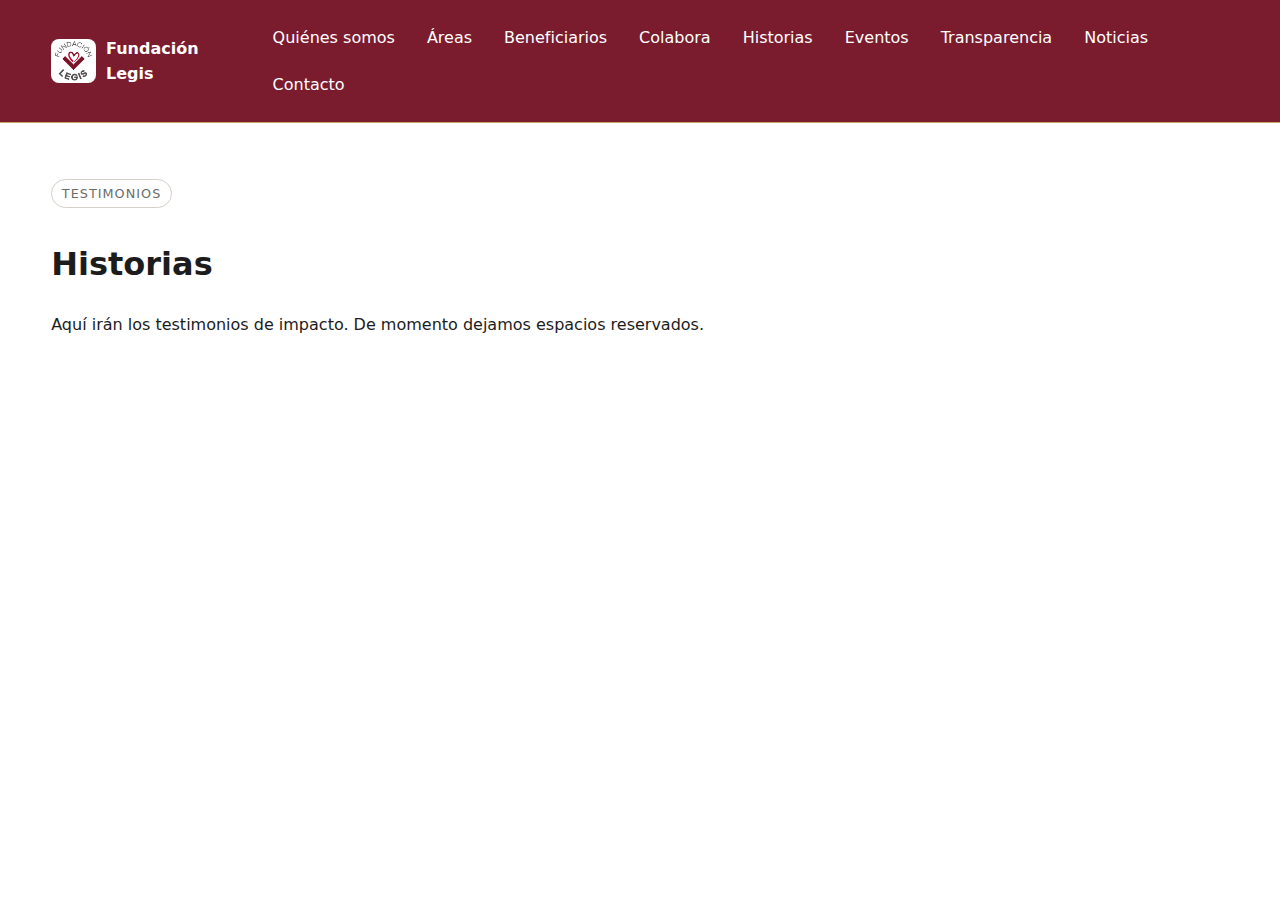
<file: historias.html>
<!doctype html>
<html lang="es">
<head>
  <meta charset="utf-8" />
  <meta name="viewport" content="width=device-width,initial-scale=1" />
  <title>Historias — Fundación Legis</title>
  <link rel="stylesheet" href="assets/css/styles.css" />
  <script src="assets/js/main.js" defer></script>
</head>
<body>
  <header class="header">
    <div class="container navbar">
      <a href="./" class="brand"><img src="assets/img/logo-fundacion.jpg" alt=""> Fundación Legis</a>
      <button class="menu-btn"><span class="menu-icon"></span><span class="menu-text">Menú</span></button>
      <nav class="navlinks">
        <a href="index.html#quienes-somos">Quiénes somos</a>
        <a href="index.html#proyectos">Áreas</a>
        <a href="index.html#beneficiarios">Beneficiarios</a>
        <a href="index.html#colabora">Colabora</a>
        <a href="historias.html" aria-current="page">Historias</a>
        <a href="eventos.html">Eventos</a>
        <a href="index.html#transparencia">Transparencia</a>
        <a href="blog.html">Noticias</a>
        <a href="index.html#contacto" class="cta">Contacto</a>
      </nav>
    </div>
  </header>

  <main class="section container">
    <span class="eyebrow">Testimonios</span>
    <h1>Historias</h1>
    <p class="lead">Aquí irán los testimonios de impacto. De momento dejamos espacios reservados.</p>
</file>
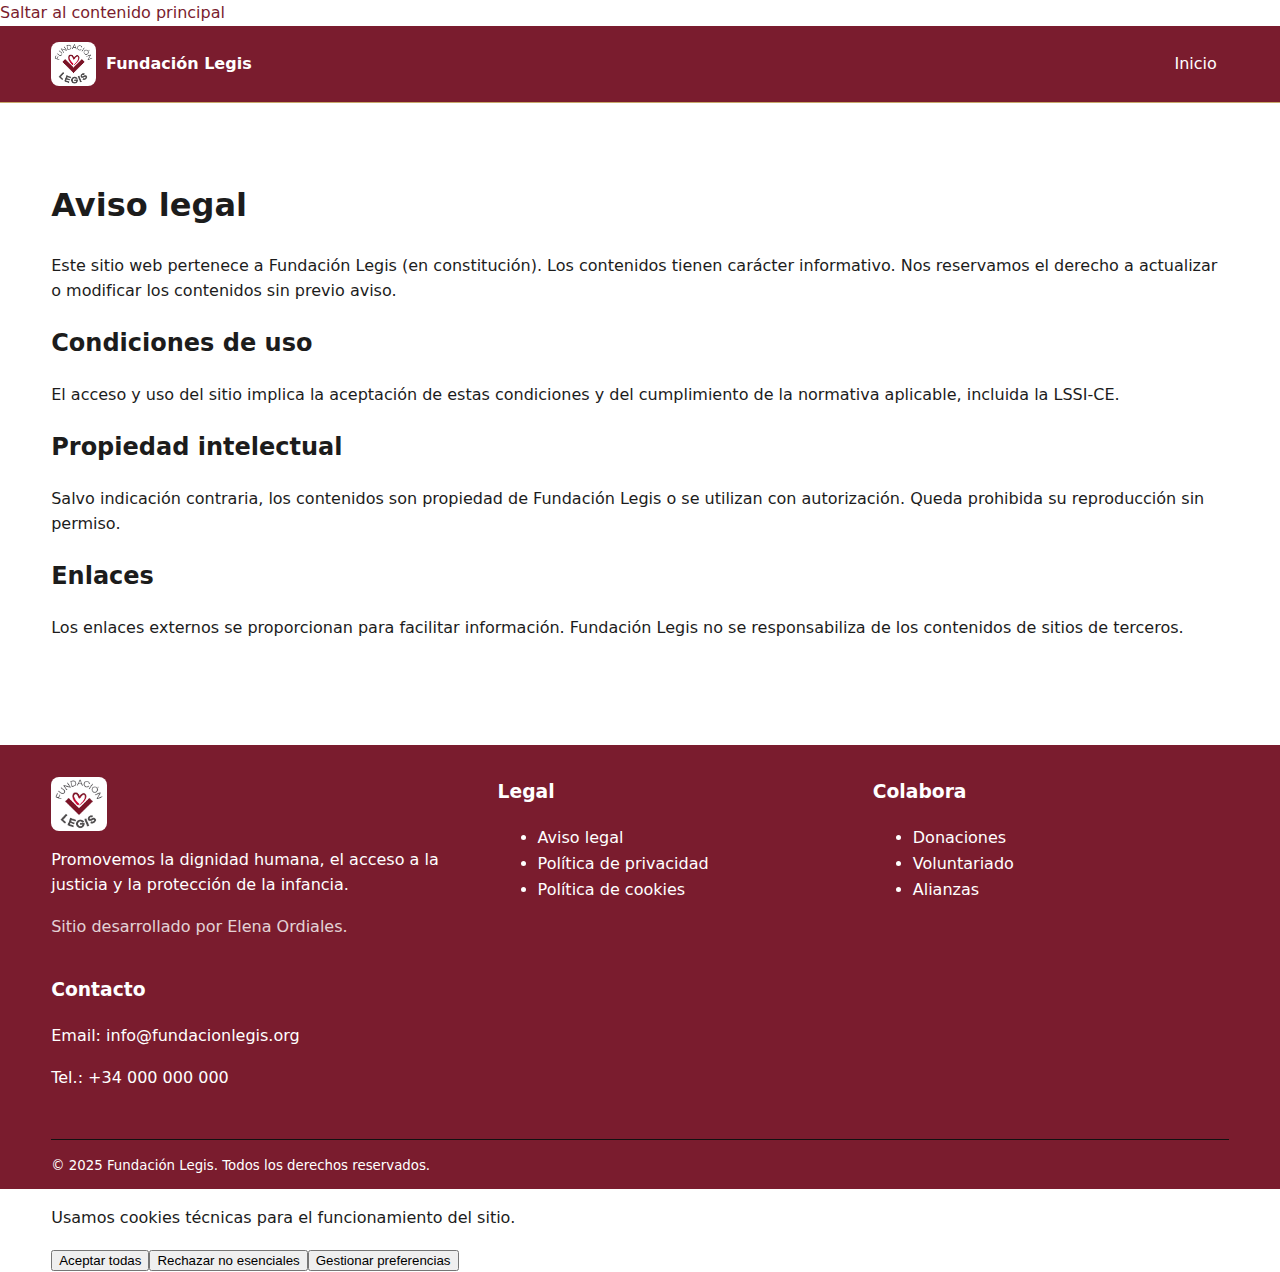
<file: legal.html>
<!doctype html>
<html lang="es">
<head>

<meta charset="utf-8" />
<meta name="viewport" content="width=device-width,initial-scale=1" />
<meta http-equiv="X-UA-Compatible" content="IE=edge" />
<title>Aviso legal — Fundación Legis</title>
<link rel="canonical" href="/legal.html" />
<link rel="alternate" hreflang="en" href="en/index.html" />
<meta name="description" content="Aviso legal del sitio web de Fundación Legis." />
<meta name="theme-color" content="#8F273B" />
<meta name="generator" content="ChatGPT (GPT-5 Thinking)" />
<meta name="author" content="Fundación Legis" />

<!-- Open Graph -->
<meta property="og:type" content="website" />
<meta property="og:title" content="Aviso legal — Fundación Legis" />
<meta property="og:description" content="Aviso legal del sitio web de Fundación Legis." />
<meta property="og:image" content="assets/img/logo-fundacion.jpg" />
<meta property="og:locale" content="es_ES" />

<!-- Twitter -->
<meta name="twitter:card" content="summary_large_image" />
<meta name="twitter:title" content="Aviso legal — Fundación Legis" />
<meta name="twitter:description" content="Aviso legal del sitio web de Fundación Legis." />
<meta name="twitter:image" content="assets/img/logo-fundacion.jpg" />

<link rel="icon" href="favicon.ico" />
<link rel="preload" as="image" href="assets/img/logo-fundacion.jpg" />
<link rel="stylesheet" href="assets/css/styles.css" />
<script type="application/ld+json">{"@context": "https://schema.org", "@type": "NGO", "name": "Fundación Legis", "url": "https://www.fundacionlegis.org/", "logo": "https://www.fundacionlegis.org/assets/img/logo-fundacion.jpg", "sameAs": ["https://voxlegis.es/", "https://legisinvestment.com/"], "foundingDate": "2024", "founder": [{"@type": "Organization", "name": "Vox Legis Abogados"}, {"@type": "Organization", "name": "Legis Investment"}], "areaServed": ["ES", "EU", "International"], "email": "info@fundacionlegis.org", "description": "Aviso legal del sitio web de Fundación Legis."}</script>

</head>
<body>
<a href="#main" class="skip-link">Saltar al contenido principal</a>
<header class="header" role="banner">
  <div class="container navbar">
    <a href="index.html" class="brand"><img src="assets/img/logo-fundacion.jpg" alt="" /><span>Fundación Legis</span></a>
    <nav class="navlinks"><a href="index.html">Inicio</a></nav>
  </div>
</header>
<main id="main" class="container section">
  <h1>Aviso legal</h1>
  <p>Este sitio web pertenece a Fundación Legis (en constitución). Los contenidos tienen carácter informativo. Nos reservamos el derecho a actualizar o modificar los contenidos sin previo aviso.</p>
  <h2>Condiciones de uso</h2>
  <p>El acceso y uso del sitio implica la aceptación de estas condiciones y del cumplimiento de la normativa aplicable, incluida la LSSI-CE.</p>
  <h2>Propiedad intelectual</h2>
  <p>Salvo indicación contraria, los contenidos son propiedad de Fundación Legis o se utilizan con autorización. Queda prohibida su reproducción sin permiso.</p>
  <h2>Enlaces</h2>
  <p>Los enlaces externos se proporcionan para facilitar información. Fundación Legis no se responsabiliza de los contenidos de sitios de terceros.</p>
</main>

<footer role="contentinfo">
  <div class="container inner">
    <section>
      <img src="assets/img/logo-fundacion.jpg" alt="Logo de Fundación Legis" style="height:54px;border-radius:.5rem" />
      <p class="note mt-2">Promovemos la dignidad humana, el acceso a la justicia y la protección de la infancia.</p>
      <p class="credit">Sitio desarrollado por Elena Ordiales.</p>
    </section>
    <nav aria-label="Enlaces legales">
      <h3 class="mt-0">Legal</h3>
      <ul>
        <li><a href="legal.html">Aviso legal</a></li>
        <li><a href="privacy.html">Política de privacidad</a></li>
        <li><a href="cookies.html">Política de cookies</a></li>
      </ul>
    </nav>
    <nav aria-label="Colabora">
      <h3 class="mt-0">Colabora</h3>
      <ul>
        <li><a href="#colabora">Donaciones</a></li>
        <li><a href="#voluntariado">Voluntariado</a></li>
        <li><a href="#alianzas">Alianzas</a></li>
      </ul>
    </nav>
    <section aria-label="Contacto">
      <h3 class="mt-0">Contacto</h3>
      <p class="mb-0">Email: <a href="mailto:info@fundacionlegis.org">info@fundacionlegis.org</a></p>
      <p>Tel.: +34 000 000 000</p>
    </section>
  </div>
  <div class="container" style="padding:.75rem 0; border-top:1px solid #111;">
    <small>© 2025 Fundación Legis. Todos los derechos reservados.</small>
  </div>
</footer>

<div id="cookie-banner" class="cookie-banner" role="dialog" aria-live="polite"><div class="container"><p>Usamos cookies técnicas para el funcionamiento del sitio.</p><div class="cookie-actions"><button id="accept-all">Aceptar todas</button><button id="reject-all" class="reject">Rechazar no esenciales</button><button id="open-prefs" class="prefs">Gestionar preferencias</button></div></div></div>
<dialog id="cookie-prefs" class="dialog"><form id="cookie-form" method="dialog" class="container"><h3 class="mt-0">Preferencias de cookies</h3><div class="card"><label><input type="checkbox" checked disabled /> Necesarias</label></div><div class="card"><label><input id="consent-analytics" type="checkbox" /> Analíticas</label></div><div class="cookie-actions"><button type="submit">Guardar</button><button type="button" id="close-prefs" class="ghost">Cerrar</button></div></form></dialog>
<script src="assets/js/main.js" defer></script>
</body>
</html>
</file>
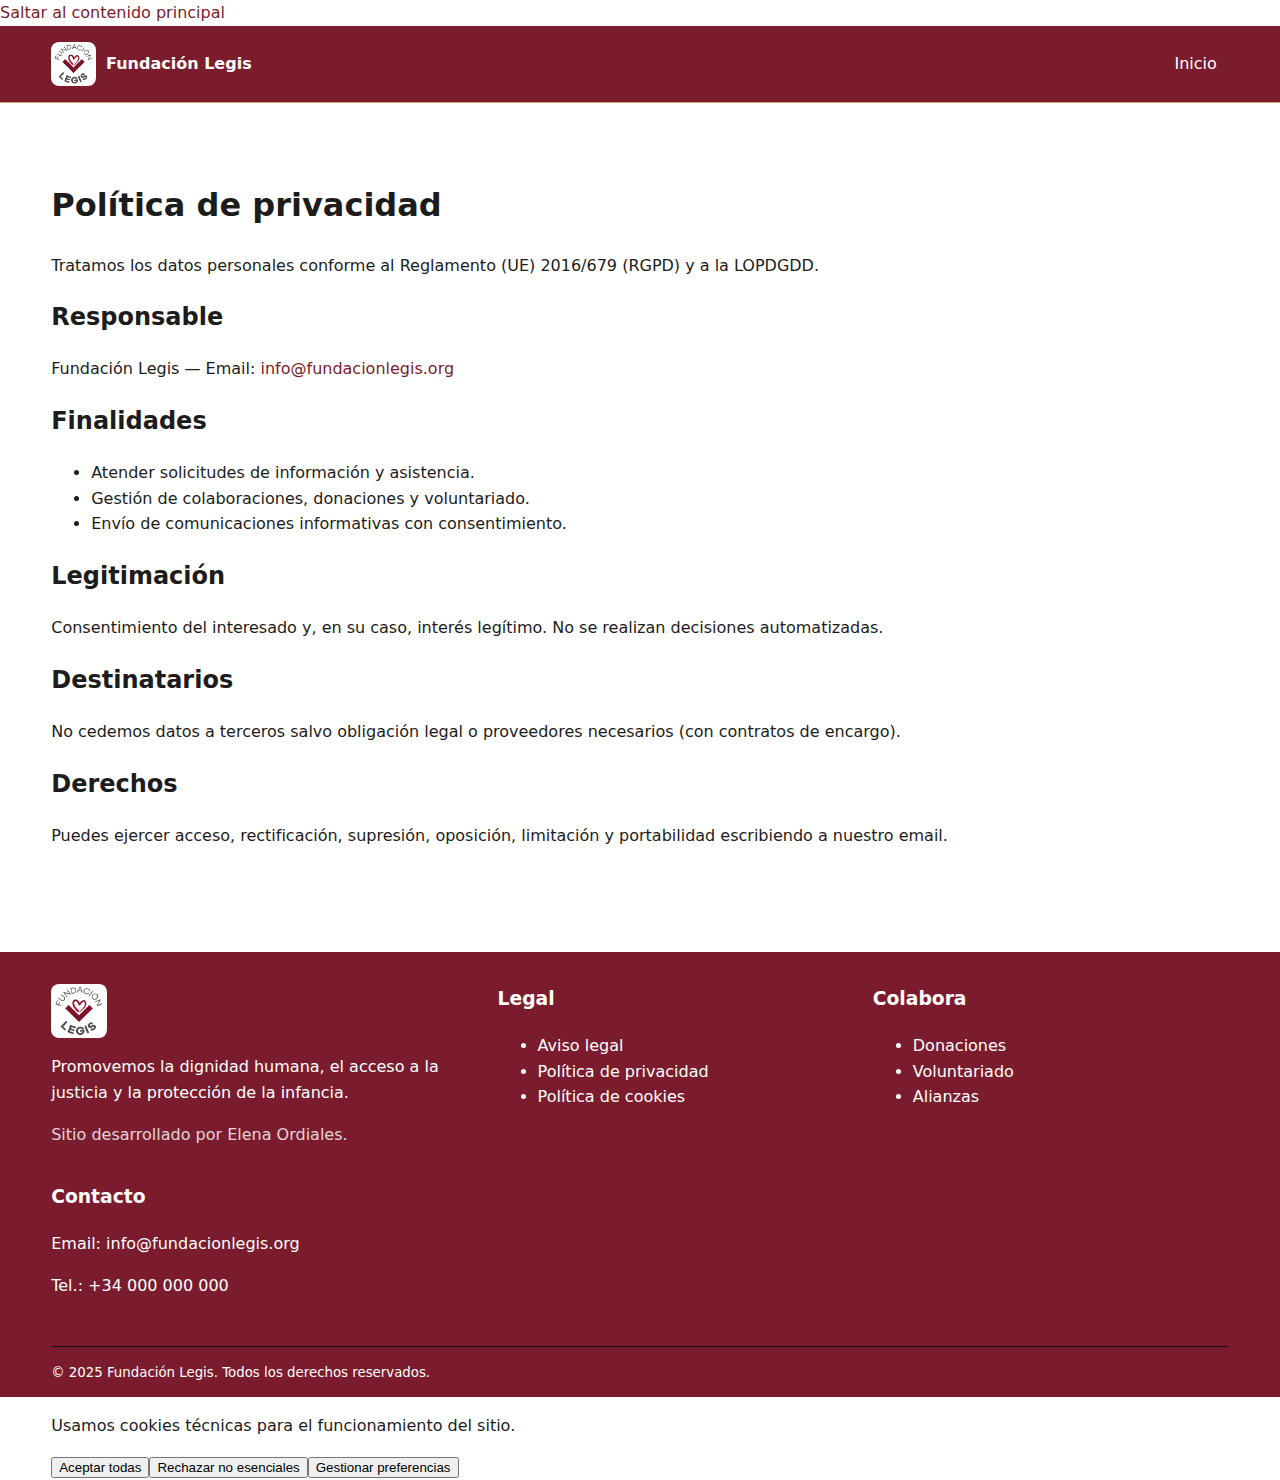
<file: privacy.html>
<!doctype html>
<html lang="es">
<head>

<meta charset="utf-8" />
<meta name="viewport" content="width=device-width,initial-scale=1" />
<meta http-equiv="X-UA-Compatible" content="IE=edge" />
<title>Política de privacidad — Fundación Legis</title>
<link rel="canonical" href="/privacy.html" />
<link rel="alternate" hreflang="en" href="en/index.html" />
<meta name="description" content="Política de privacidad de Fundación Legis conforme al RGPD y LOPDGDD." />
<meta name="theme-color" content="#8F273B" />
<meta name="generator" content="ChatGPT (GPT-5 Thinking)" />
<meta name="author" content="Fundación Legis" />

<!-- Open Graph -->
<meta property="og:type" content="website" />
<meta property="og:title" content="Política de privacidad — Fundación Legis" />
<meta property="og:description" content="Política de privacidad de Fundación Legis conforme al RGPD y LOPDGDD." />
<meta property="og:image" content="assets/img/logo-fundacion.jpg" />
<meta property="og:locale" content="es_ES" />

<!-- Twitter -->
<meta name="twitter:card" content="summary_large_image" />
<meta name="twitter:title" content="Política de privacidad — Fundación Legis" />
<meta name="twitter:description" content="Política de privacidad de Fundación Legis conforme al RGPD y LOPDGDD." />
<meta name="twitter:image" content="assets/img/logo-fundacion.jpg" />

<link rel="icon" href="favicon.ico" />
<link rel="preload" as="image" href="assets/img/logo-fundacion.jpg" />
<link rel="stylesheet" href="assets/css/styles.css" />
<script type="application/ld+json">{"@context": "https://schema.org", "@type": "NGO", "name": "Fundación Legis", "url": "https://www.fundacionlegis.org/", "logo": "https://www.fundacionlegis.org/assets/img/logo-fundacion.jpg", "sameAs": ["https://voxlegis.es/", "https://legisinvestment.com/"], "foundingDate": "2024", "founder": [{"@type": "Organization", "name": "Vox Legis Abogados"}, {"@type": "Organization", "name": "Legis Investment"}], "areaServed": ["ES", "EU", "International"], "email": "info@fundacionlegis.org", "description": "Política de privacidad de Fundación Legis conforme al RGPD y LOPDGDD."}</script>

</head>
<body>
<a href="#main" class="skip-link">Saltar al contenido principal</a>
<header class="header" role="banner">
  <div class="container navbar">
    <a href="index.html" class="brand"><img src="assets/img/logo-fundacion.jpg" alt="" /><span>Fundación Legis</span></a>
    <nav class="navlinks"><a href="index.html">Inicio</a></nav>
  </div>
</header>
<main id="main" class="container section">
  <h1>Política de privacidad</h1>
  <p>Tratamos los datos personales conforme al Reglamento (UE) 2016/679 (RGPD) y a la LOPDGDD.</p>
  <h2>Responsable</h2>
  <p>Fundación Legis — Email: <a href="mailto:info@fundacionlegis.org">info@fundacionlegis.org</a></p>
  <h2>Finalidades</h2>
  <ul>
    <li>Atender solicitudes de información y asistencia.</li>
    <li>Gestión de colaboraciones, donaciones y voluntariado.</li>
    <li>Envío de comunicaciones informativas con consentimiento.</li>
  </ul>
  <h2>Legitimación</h2>
  <p>Consentimiento del interesado y, en su caso, interés legítimo. No se realizan decisiones automatizadas.</p>
  <h2>Destinatarios</h2>
  <p>No cedemos datos a terceros salvo obligación legal o proveedores necesarios (con contratos de encargo).</p>
  <h2>Derechos</h2>
  <p>Puedes ejercer acceso, rectificación, supresión, oposición, limitación y portabilidad escribiendo a nuestro email.</p>
</main>

<footer role="contentinfo">
  <div class="container inner">
    <section>
      <img src="assets/img/logo-fundacion.jpg" alt="Logo de Fundación Legis" style="height:54px;border-radius:.5rem" />
      <p class="note mt-2">Promovemos la dignidad humana, el acceso a la justicia y la protección de la infancia.</p>
      <p class="credit">Sitio desarrollado por Elena Ordiales.</p>
    </section>
    <nav aria-label="Enlaces legales">
      <h3 class="mt-0">Legal</h3>
      <ul>
        <li><a href="legal.html">Aviso legal</a></li>
        <li><a href="privacy.html">Política de privacidad</a></li>
        <li><a href="cookies.html">Política de cookies</a></li>
      </ul>
    </nav>
    <nav aria-label="Colabora">
      <h3 class="mt-0">Colabora</h3>
      <ul>
        <li><a href="#colabora">Donaciones</a></li>
        <li><a href="#voluntariado">Voluntariado</a></li>
        <li><a href="#alianzas">Alianzas</a></li>
      </ul>
    </nav>
    <section aria-label="Contacto">
      <h3 class="mt-0">Contacto</h3>
      <p class="mb-0">Email: <a href="mailto:info@fundacionlegis.org">info@fundacionlegis.org</a></p>
      <p>Tel.: +34 000 000 000</p>
    </section>
  </div>
  <div class="container" style="padding:.75rem 0; border-top:1px solid #111;">
    <small>© 2025 Fundación Legis. Todos los derechos reservados.</small>
  </div>
</footer>

<div id="cookie-banner" class="cookie-banner" role="dialog" aria-live="polite"><div class="container"><p>Usamos cookies técnicas para el funcionamiento del sitio.</p><div class="cookie-actions"><button id="accept-all">Aceptar todas</button><button id="reject-all" class="reject">Rechazar no esenciales</button><button id="open-prefs" class="prefs">Gestionar preferencias</button></div></div></div>
<dialog id="cookie-prefs" class="dialog"><form id="cookie-form" method="dialog" class="container"><h3 class="mt-0">Preferencias de cookies</h3><div class="card"><label><input type="checkbox" checked disabled /> Necesarias</label></div><div class="card"><label><input id="consent-analytics" type="checkbox" /> Analíticas</label></div><div class="cookie-actions"><button type="submit">Guardar</button><button type="button" id="close-prefs" class="ghost">Cerrar</button></div></form></dialog>
<script src="assets/js/main.js" defer></script>
</body>
</html>
</file>
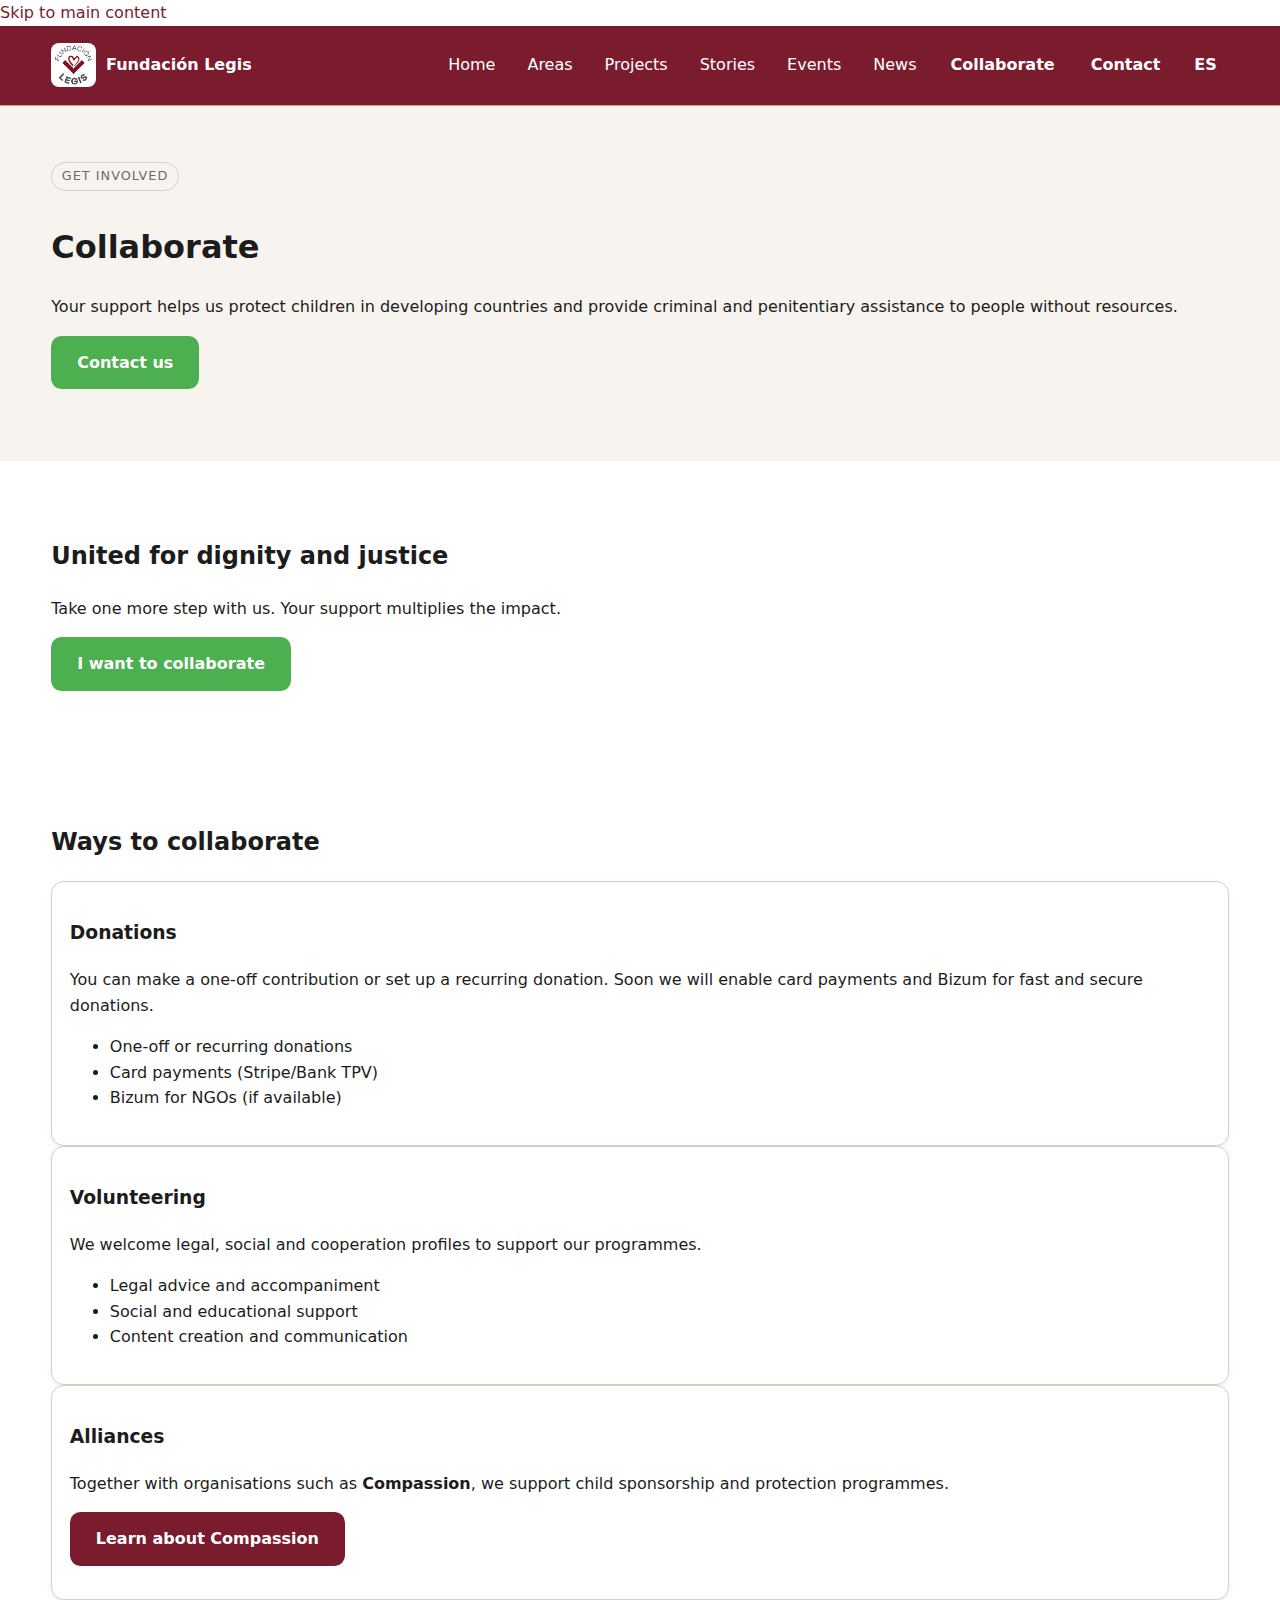
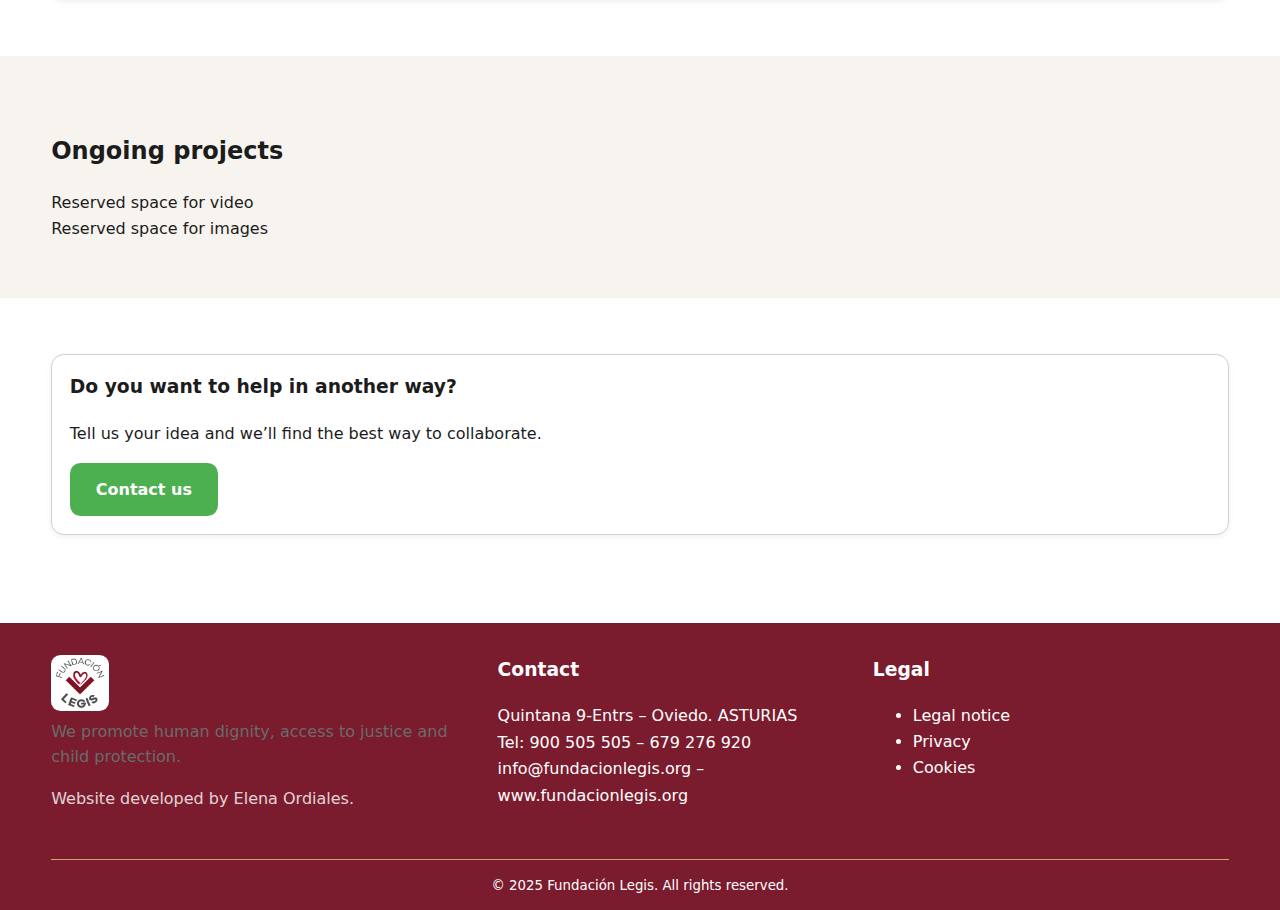
<file: en/collaborate.html>
<!doctype html>
<html lang="en">
<head>
  <meta charset="utf-8" />
  <meta name="viewport" content="width=device-width,initial-scale=1" />
  <title>Collaborate — Fundación Legis</title>
  <link rel="icon" href="../favicon.ico" />
  <link rel="stylesheet" href="../assets/css/styles.css" />
  <script src="../assets/js/main.js" defer></script>
</head>
<body>
  <a href="#main" class="skip-link">Skip to main content</a>

  <header class="header" role="banner">
    <div class="container navbar">
      <a href="index.html" class="brand" aria-label="Fundación Legis Home">
        <img src="../assets/img/logo-fundacion.jpg" alt="Fundación Legis logo" />
        <span>Fundación Legis</span>
      </a>

      <button class="menu-btn" aria-label="Open menu" aria-controls="site-nav" aria-expanded="false">
        <span class="menu-icon" aria-hidden="true"></span>
        <span class="menu-text">Menu</span>
      </button>

      <nav id="site-nav" class="navlinks" role="navigation" aria-label="Main navigation">
        <a href="index.html">Home</a>
        <a href="areas.html">Areas</a>
        <a href="projects.html">Projects</a>
        <a href="stories.html">Stories</a>
        <a href="events.html">Events</a>
        <a href="news.html">News</a>
        <a href="collaborate.html" class="btn">Collaborate</a>
        <a href="contact.html" class="btn">Contact</a>
        <a class="lang-switch" href="../colabora.html">ES</a>
      </nav>
    </div>
  </header>

  <main id="main" tabindex="-1">
    <!-- Intro -->
    <section class="section section--alt">
      <div class="container">
        <span class="eyebrow">Get involved</span>
        <h1>Collaborate</h1>
        <p class="lead">Your support helps us protect children in developing countries and provide criminal and penitentiary assistance to people without resources.</p>
        <p class="mt-1">
          <a href="contact.html" class="btn-green">Contact us</a>
        </p>
      </div>
    </section>

    <!-- Color callout (same style as “United for dignity and justice”) -->
    <section class="section">
      <div class="container">
        <section class="color-block" aria-label="Collaborate CTA">
          <h2>United for dignity and justice</h2>
          <p>Take one more step with us. Your support multiplies the impact.</p>
          <a href="contact.html" class="btn-green">I want to collaborate</a>
        </section>
      </div>
    </section>

    <!-- Ways to collaborate -->
    <section class="section">
      <div class="container">
        <h2>Ways to collaborate</h2>
        <div class="grid-3 mt-1">
          <article class="card">
            <h3>Donations</h3>
            <p>You can make a one-off contribution or set up a recurring donation. Soon we will enable card payments and Bizum for fast and secure donations.</p>
            <ul class="check">
              <li>One-off or recurring donations</li>
              <li>Card payments (Stripe/Bank TPV)</li>
              <li>Bizum for NGOs (if available)</li>
            </ul>
          </article>

          <article class="card">
            <h3>Volunteering</h3>
            <p>We welcome legal, social and cooperation profiles to support our programmes.</p>
            <ul class="check">
              <li>Legal advice and accompaniment</li>
              <li>Social and educational support</li>
              <li>Content creation and communication</li>
            </ul>
          </article>

          <article class="card">
            <h3>Alliances</h3>
            <p>Together with organisations such as <strong>Compassion</strong>, we support child sponsorship and protection programmes.</p>
            <p class="mt-1">
              <a class="btn" href="https://www.compassion.com/" target="_blank" rel="noopener">Learn about Compassion</a>
            </p>
          </article>
        </div>
      </div>
    </section>

    <!-- Ongoing projects placeholders -->
    <section class="section section--alt">
      <div class="container">
        <h2>Ongoing projects</h2>
        <div class="placeholder-grid mt-1">
          <div class="placeholder is-video">Reserved space for video</div>
          <div class="placeholder">Reserved space for images</div>
        </div>
      </div>
    </section>

    <!-- Contact teaser -->
    <section class="section">
      <div class="container">
        <div class="card">
          <h3 class="mt-0">Do you want to help in another way?</h3>
          <p>Tell us your idea and we’ll find the best way to collaborate.</p>
          <a href="contact.html" class="btn-green">Contact us</a>
        </div>
      </div>
    </section>
  </main>

  <footer role="contentinfo">
    <div class="container inner">
      <section>
        <img src="../assets/img/logo-fundacion.jpg" alt="Fundación Legis" style="height:56px;border-radius:.6rem" />
        <p class="mt-1" style="color:var(--text-muted)">We promote human dignity, access to justice and child protection.</p>
        <p class="credit">Website developed by Elena Ordiales.</p>
      </section>

      <section>
        <h3 class="mt-0">Contact</h3>
        <address style="font-style:normal;line-height:1.65">
          Quintana 9-Entrs – Oviedo. ASTURIAS<br />
          Tel: <a href="tel:900505505">900 505 505</a> – <a href="tel:679276920">679 276 920</a><br />
          <a href="mailto:info@fundacionlegis.org">info@fundacionlegis.org</a> – <a href="http://www.fundacionlegis.org" target="_blank" rel="noopener">www.fundacionlegis.org</a>
        </address>
      </section>

      <nav aria-label="Legal links">
        <h3 class="mt-0">Legal</h3>
        <ul>
          <li><a href="legal.html">Legal notice</a></li>
          <li><a href="privacy.html">Privacy</a></li>
          <li><a href="cookies.html">Cookies</a></li>
        </ul>
      </nav>
    </div>
    <div class="container bottom">
      <small>© 2025 Fundación Legis. All rights reserved.</small>
    </div>
  </footer>
</body>
</html>
</file>
<file: assets/css/styles.css>
/* =========================================
   Fundación Legis — CSS Unificado Elegante
   Paleta 2025: Granate profundo + Dorado suave
========================================= */

/* Variables */
:root {
  --brand: #7A1C2E;            /* Granate principal */
  --brand-100: #F7F4EF;        /* Beige cálido (fondos suaves) */
  --brand-200: #B85C6D;        /* Granate claro para hover */
  --accent-gold: #C8A96A;      /* Dorado elegante */
  --gray-elegant: #D4D0C6;     /* Gris piedra neutro */

  --green: #4CAF50;
  --green-600: #4CAF50;

  --bg: #ffffff;
  --bg-alt: #F7F4EF;
  --text: #1C1C1C;
  --text-muted: #6B6B6B;
  --border: #D4D0C6;

  --shadow-sm: 0 2px 6px rgba(0, 0, 0, .06);
  --shadow-md: 0 10px 28px rgba(0, 0, 0, .10);
  --shadow-lg: 0 18px 50px rgba(0, 0, 0, .25);

  --r: .8rem;
}

/* Reset / base */
* { box-sizing: border-box; }
html { font-size: 16px; scroll-behavior: smooth; }
body {
  margin: 0;
  font-family: ui-sans-serif, system-ui, -apple-system, "Segoe UI", Roboto, Helvetica, Arial, "Apple Color Emoji", "Segoe UI Emoji";
  color: var(--text);
  background: var(--bg);
  line-height: 1.6;
}
img { max-width: 100%; height: auto; display: block; }
a { color: var(--brand); text-decoration: none; transition: all .2s ease; }
.visually-hidden {
  position: absolute !important;
  clip: rect(1px,1px,1px,1px);
  padding: 0 !important;
  border: 0 !important;
  height: 1px !important;
  width: 1px !important;
  overflow: hidden;
}

/* Utilidades */
.container { width: min(92%, 1200px); margin-inline: auto; }
.section { padding: 3.5rem 0; }
.section--alt { background: var(--bg-alt); }
.section--brand { background: linear-gradient(180deg, var(--brand-100), #fff 70%); }
.mt-0 { margin-top: 0; }
.mt-1 { margin-top: .5rem; }
.mt-2 { margin-top: 1rem; }
.mt-3 { margin-top: 1.5rem; }
.mb-0 { margin-bottom: 0; }
.eyebrow {
  display: inline-block;
  font-size: .8rem;
  letter-spacing: .08em;
  text-transform: uppercase;
  color: var(--text-muted);
  border: 1px solid var(--border);
  padding: .2rem .6rem;
  border-radius: 999px;
  margin-bottom: .6rem;
}

/* Header / Nav */
.header {
  background: var(--brand);
  border-bottom: 1px solid var(--accent-gold);
  position: sticky;
  top: 0;
  z-index: 999;
}
.navbar {
  display: flex;
  align-items: center;
  justify-content: space-between;
  gap: 1rem;
  padding: 1rem 0;
}
.brand {
  display: flex;
  align-items: center;
  gap: .6rem;
  color: #fff;
  font-weight: 800;
}
.brand img { height: 44px; border-radius: .5rem; }

.navlinks {
  display: flex;
  align-items: center;
  gap: .25rem .5rem;
  flex-wrap: wrap;
}
.navlinks a {
  padding: .55rem .75rem;
  border-radius: .6rem;
  color: #fff;
  transition: background .2s ease, color .2s ease;
}
.navlinks a:hover {
  background: var(--accent-gold);
  color: var(--brand);
}
.lang-switch { font-weight: 700; }

/* Menú móvil */
.menu-btn {
  display: none;
  align-items: center;
  gap: .5rem;
  background: var(--brand);
  color: #fff;
  border: 1px solid var(--accent-gold);
  border-radius: .8rem;
  padding: .55rem .7rem;
  min-height: 44px;
}
.menu-btn:focus {
  outline: 3px solid var(--accent-gold);
  outline-offset: 2px;
}
.menu-btn .menu-icon {
  width: 20px;
  height: 2px;
  background: #fff;
  position: relative;
  border-radius: 2px;
  display: inline-block;
}
.menu-btn .menu-icon::before,
.menu-btn .menu-icon::after {
  content: "";
  position: absolute;
  left: 0; right: 0;
  height: 2px;
  background: #fff;
  border-radius: 2px;
}
.menu-btn .menu-icon::before { top: -6px; }
.menu-btn .menu-icon::after { top: 6px; }
.menu-btn.is-open .menu-icon { background: transparent; }
.menu-btn.is-open .menu-icon::before { transform: rotate(45deg); top: 0; }
.menu-btn.is-open .menu-icon::after { transform: rotate(-45deg); top: 0; }

@media (max-width:900px) {
  .menu-btn { display: inline-flex; }
  .navlinks {
    position: absolute;
    left: 0; right: 0;
    top: calc(100% + 8px);
    background: var(--brand);
    border: 1px solid var(--accent-gold);
    border-radius: .9rem;
    padding: .6rem;
    box-shadow: var(--shadow-md);
    display: none;
    flex-direction: column;
    align-items: stretch;
  }
  .navlinks.open { display: flex; }
  .navlinks a {
    padding: .85rem 1rem;
    border-radius: .6rem;
    color: #fff;
  }
  .navlinks a:hover {
    background: var(--accent-gold);
    color: var(--brand);
  }
}

/* Hero */
.hero {
  background: radial-gradient(1200px 420px at 20% -20%, var(--brand-100), transparent), #fff;
  padding-top: 4rem;
  padding-bottom: 3rem;
}
@media (max-width:600px) { .hero { padding-top: 3rem; } }
.hero .wrap { display: grid; grid-template-columns: 1.1fr .9fr; gap: 1.5rem; }
@media (max-width:900px) { .hero .wrap { grid-template-columns: 1fr; } }
.hero h1 { margin: 0 0 1rem; color: var(--brand); }
.actions { display: flex; gap: .75rem; flex-wrap: wrap; }

/* Botones */
.btn {
  display: inline-block;
  font-weight: 700;
  border-radius: .65rem;
  padding: .75rem 1.5rem;
  border: 2px solid var(--brand);
  background: var(--brand);
  color: #fff;
  transition: all .25s ease;
}
.btn:hover, .btn:focus {
  background: var(--accent-gold);
  border-color: var(--accent-gold);
  color: var(--brand);
}
.btn:focus-visible {
  outline: 3px solid var(--accent-gold);
  outline-offset: 2px;
}

/* Botones secundarios */
.btn-ghost {
  display: inline-block;
  font-weight: 700;
  border-radius: .65rem;
  padding: .75rem 1.5rem;
  border: 2px solid var(--accent-gold);
  color: var(--brand);
  background: transparent;
  transition: all .25s ease;
}
.btn-ghost:hover, .btn-ghost:focus {
  background: var(--accent-gold);
  color: var(--brand);
  border-color: var(--accent-gold);
}

/* Botón verde */
.btn-green {
  display: inline-block;
  font-weight: 700;
  border-radius: .65rem;
  padding: .75rem 1.5rem;
  background: var(--green-600);
  color: #fff;
  border: 2px solid var(--green-600);
  transition: all .25s ease;
}
.btn-green:hover, .btn-green:focus {
  background: #fff;
  color: var(--green-600);
  border-color: var(--green-600);
}

/* Enlaces con guiño de subrayado */
a:not(.btn):not(.btn-ghost):not(.btn-green) {
  background-image: linear-gradient(to top, var(--accent-gold) 0%, var(--accent-gold) 40%, transparent 40%);
  background-repeat: no-repeat;
  background-size: 0% 100%;
  border-radius: .25rem;
}
a:not(.btn):not(.btn-ghost):not(.btn-green):hover,
a:not(.btn):not(.btn-ghost):not(.btn-green):focus-visible {
  color: var(--brand);
  background-size: 100% 100%;
}

/* Cards */
.card {
  background: #fff;
  border: 1px solid var(--border);
  border-radius: var(--r);
  box-shadow: var(--shadow-sm);
  padding: 1.1rem;
}
.card--accent { border-left: 4px solid var(--brand); }

/* Footer */
footer {
  background: var(--brand);
  color: #fff;
  margin-top: 2rem;
}
footer .inner {
  display: grid;
  grid-template-columns: 1.2fr 1fr 1fr;
  gap: 1.2rem;
  padding: 2rem 0;
}
footer a { color: #fff; }
footer a:hover { color: var(--accent-gold); }
footer .credit { opacity: .8; }
@media (max-width:900px) { footer .inner { grid-template-columns: 1fr; } }
footer .bottom {
  padding: .75rem 0;
  border-top: 1px solid var(--accent-gold);
  text-align: center;
}
</file>
